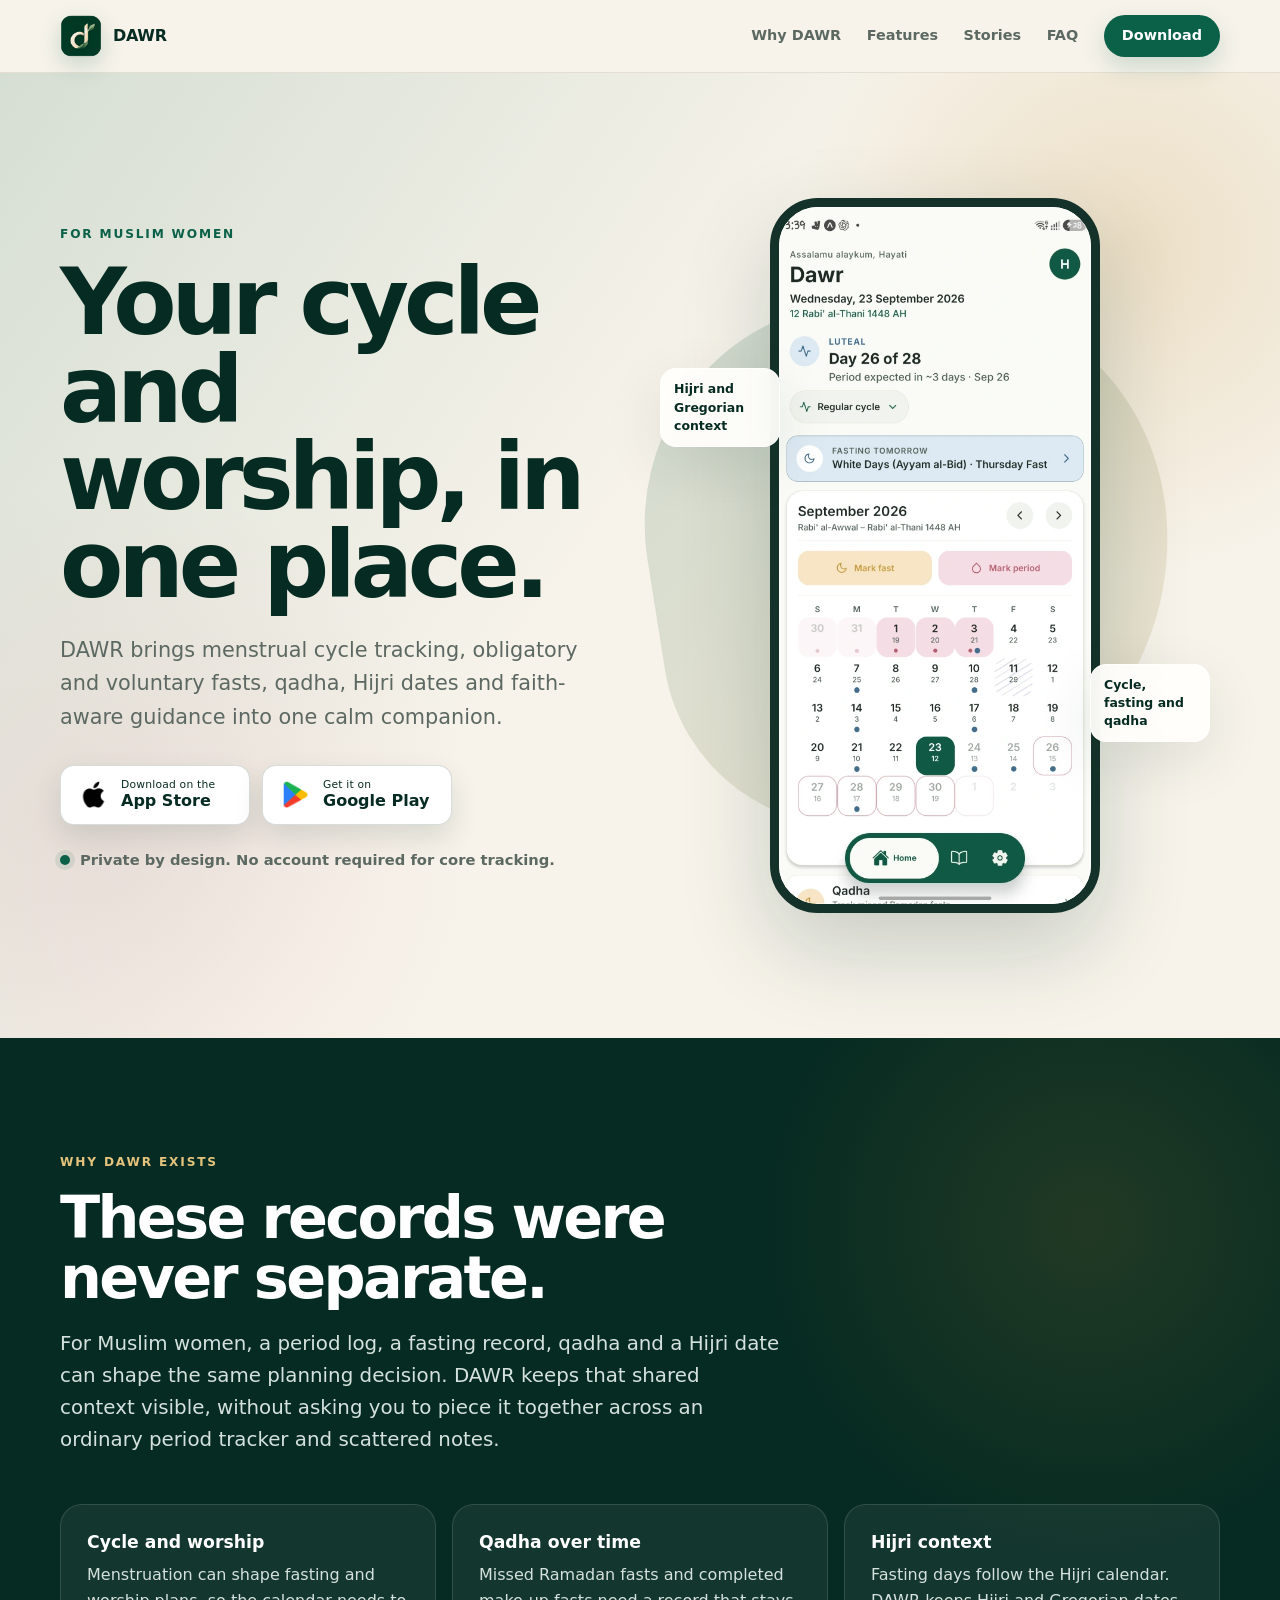
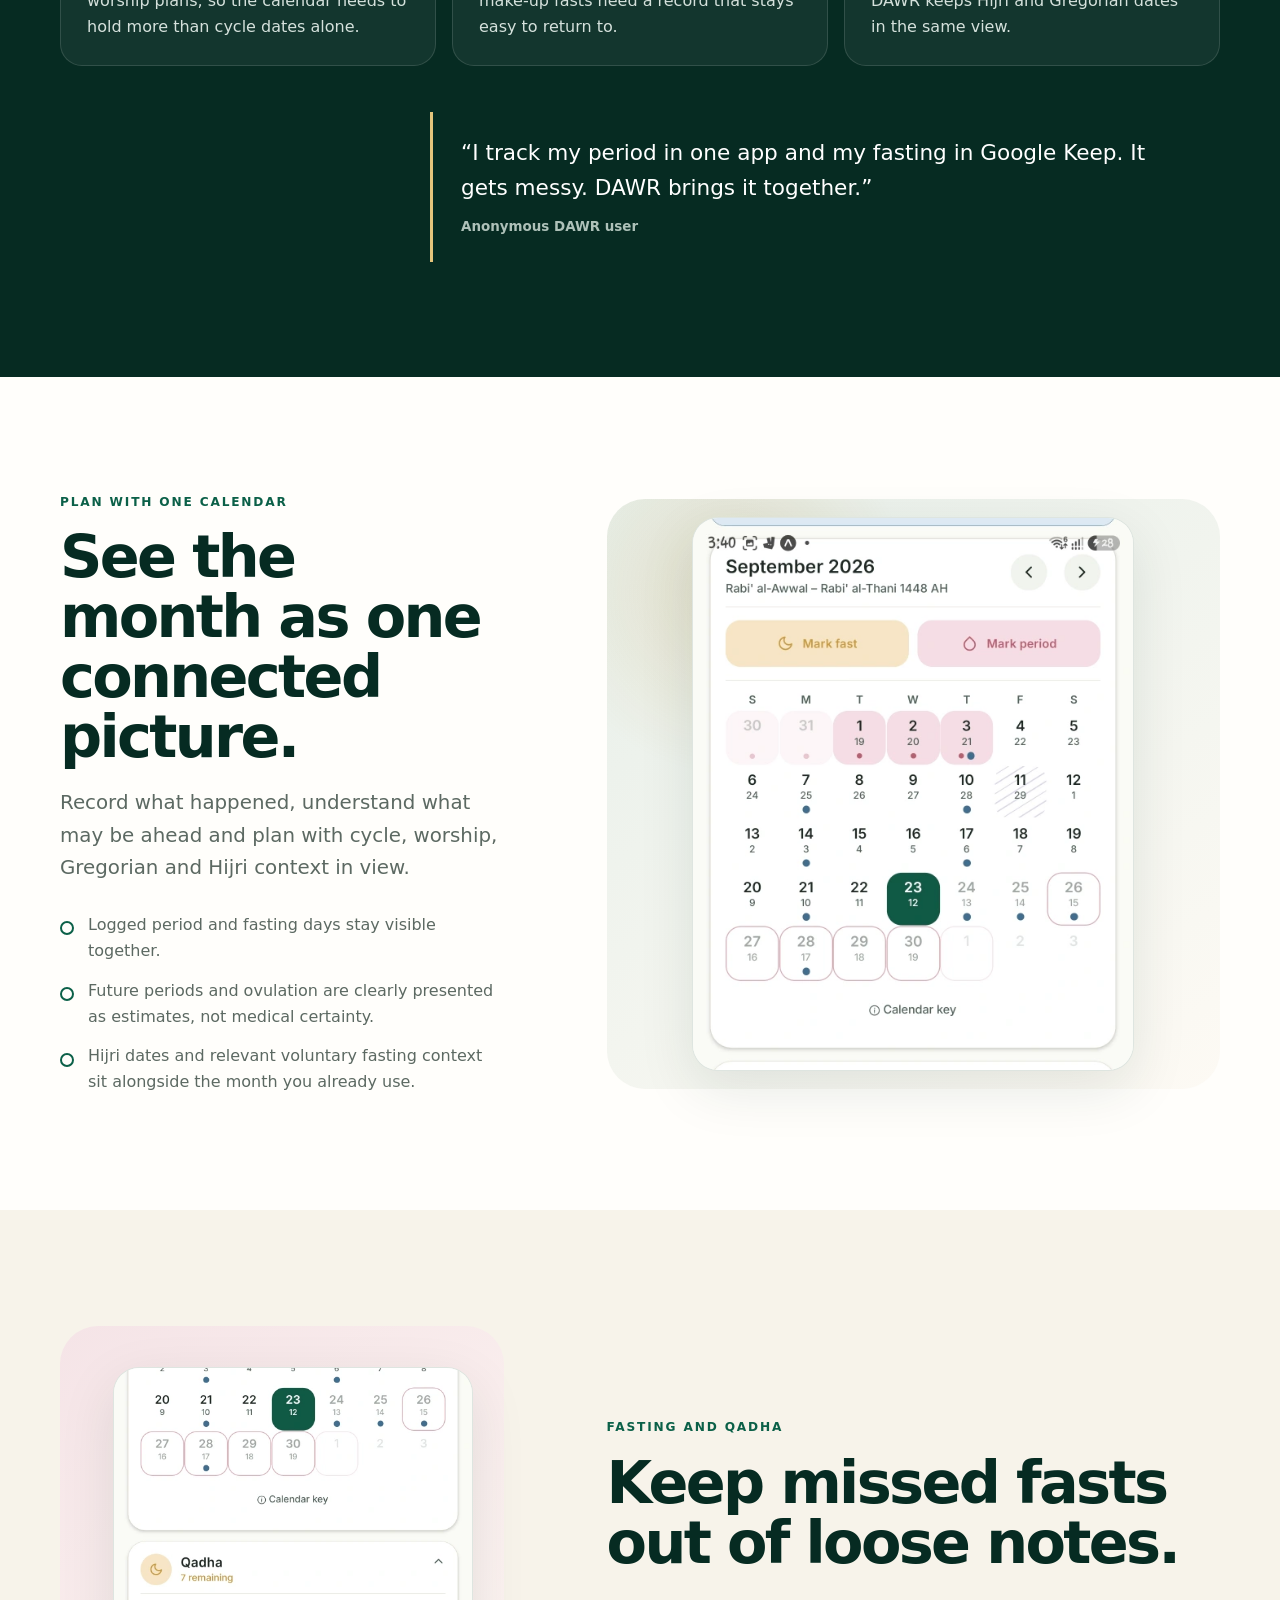
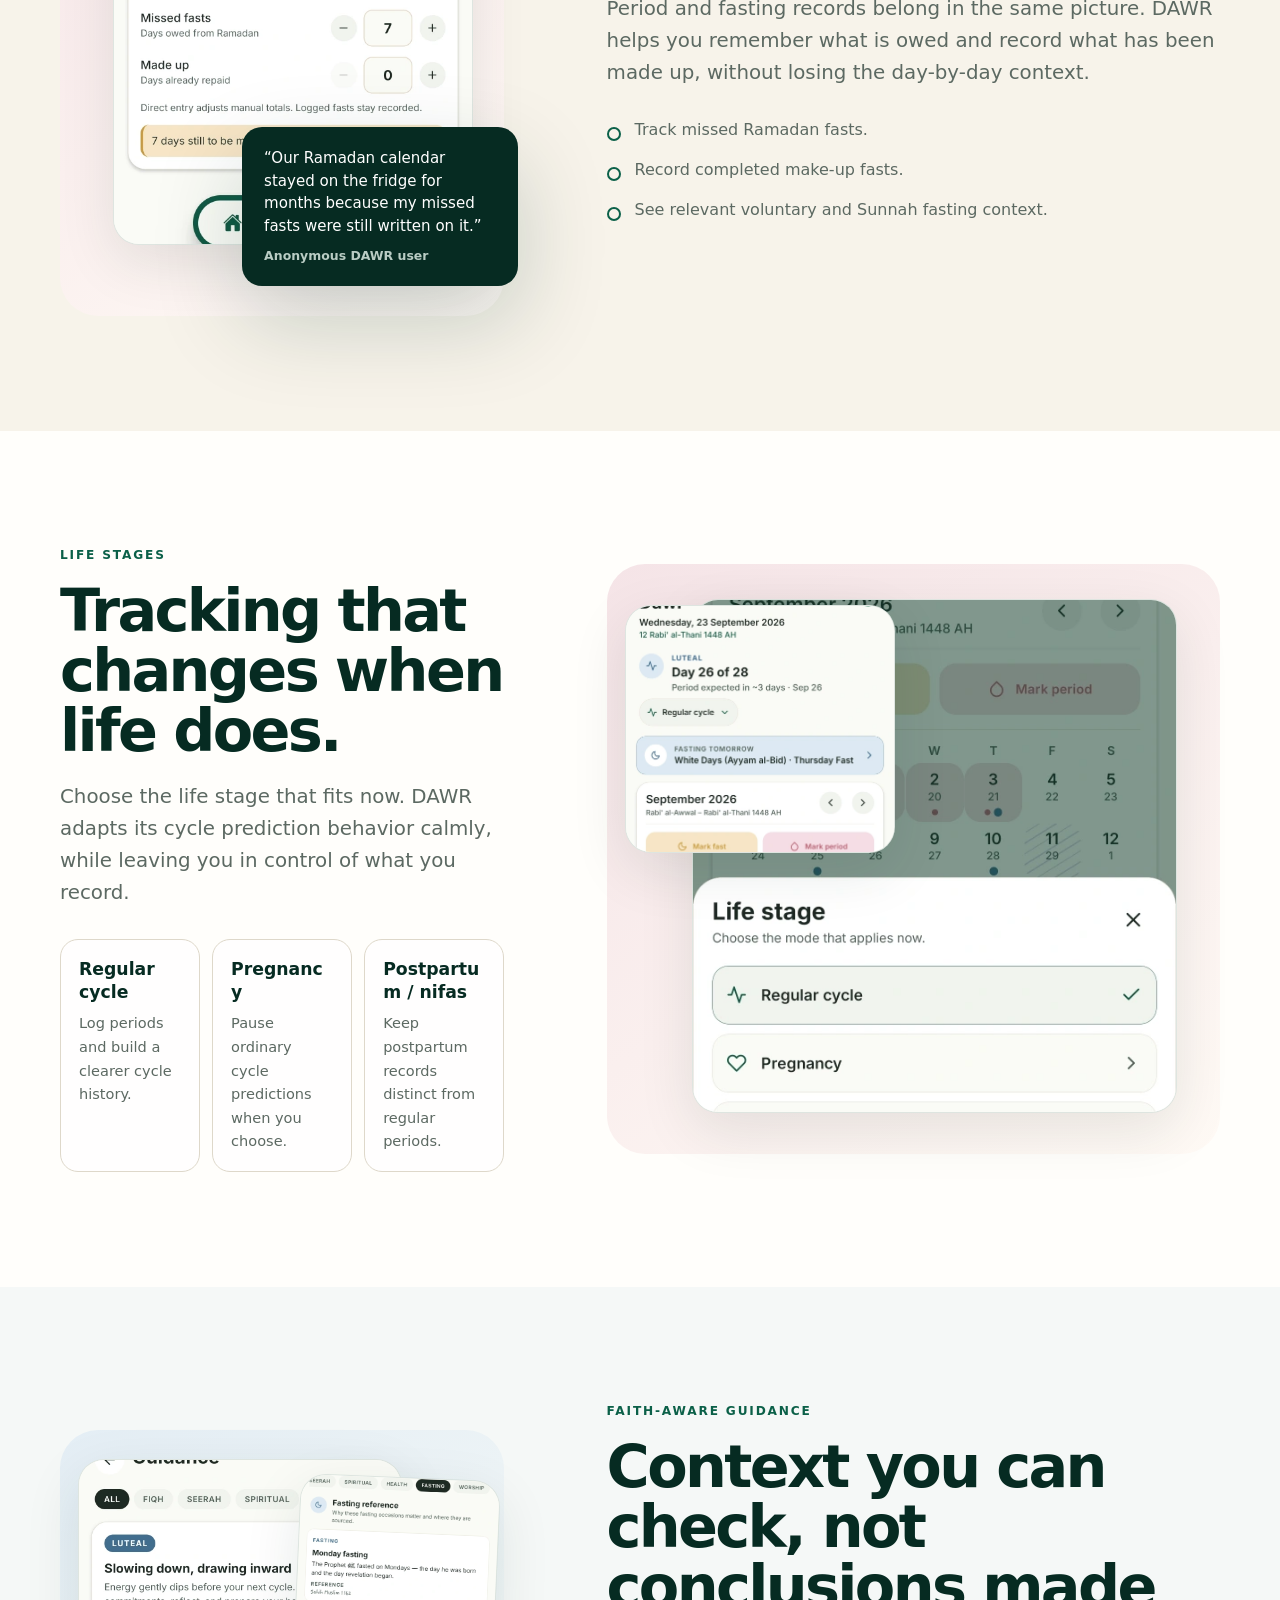
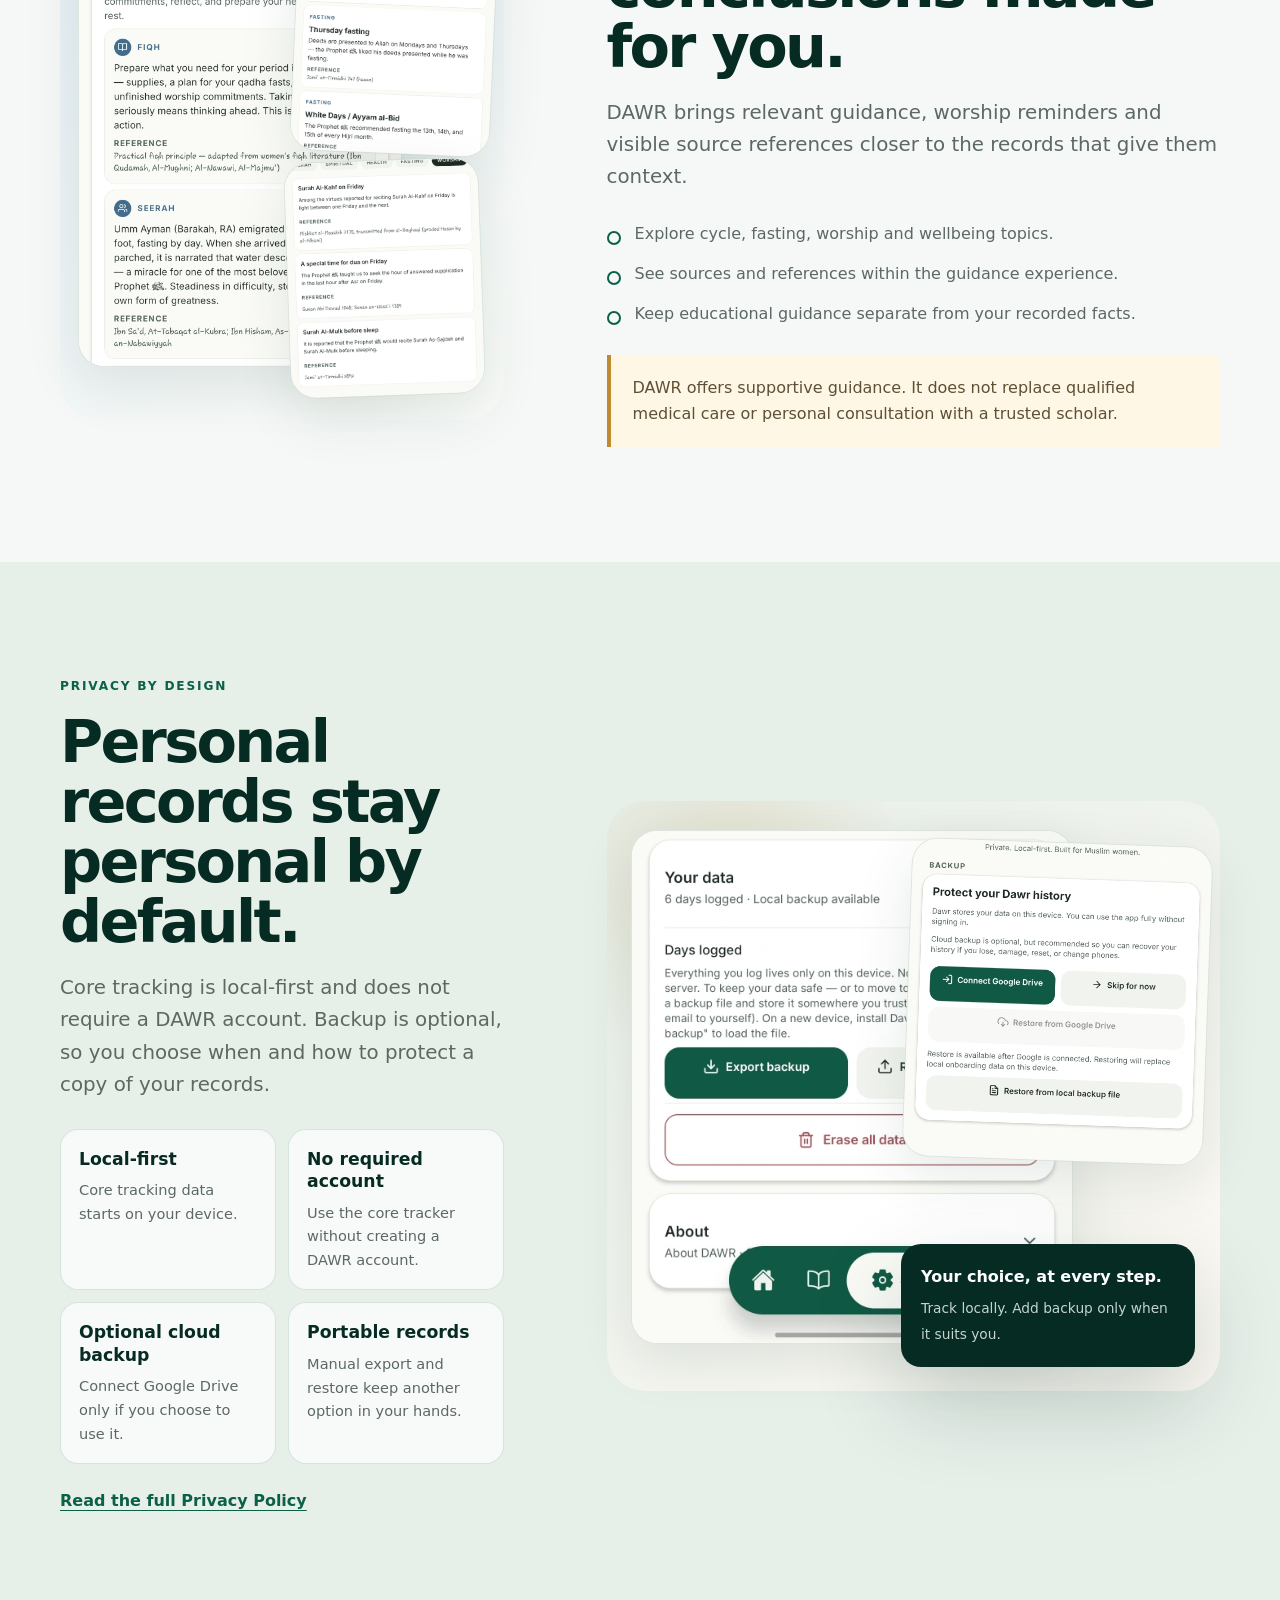
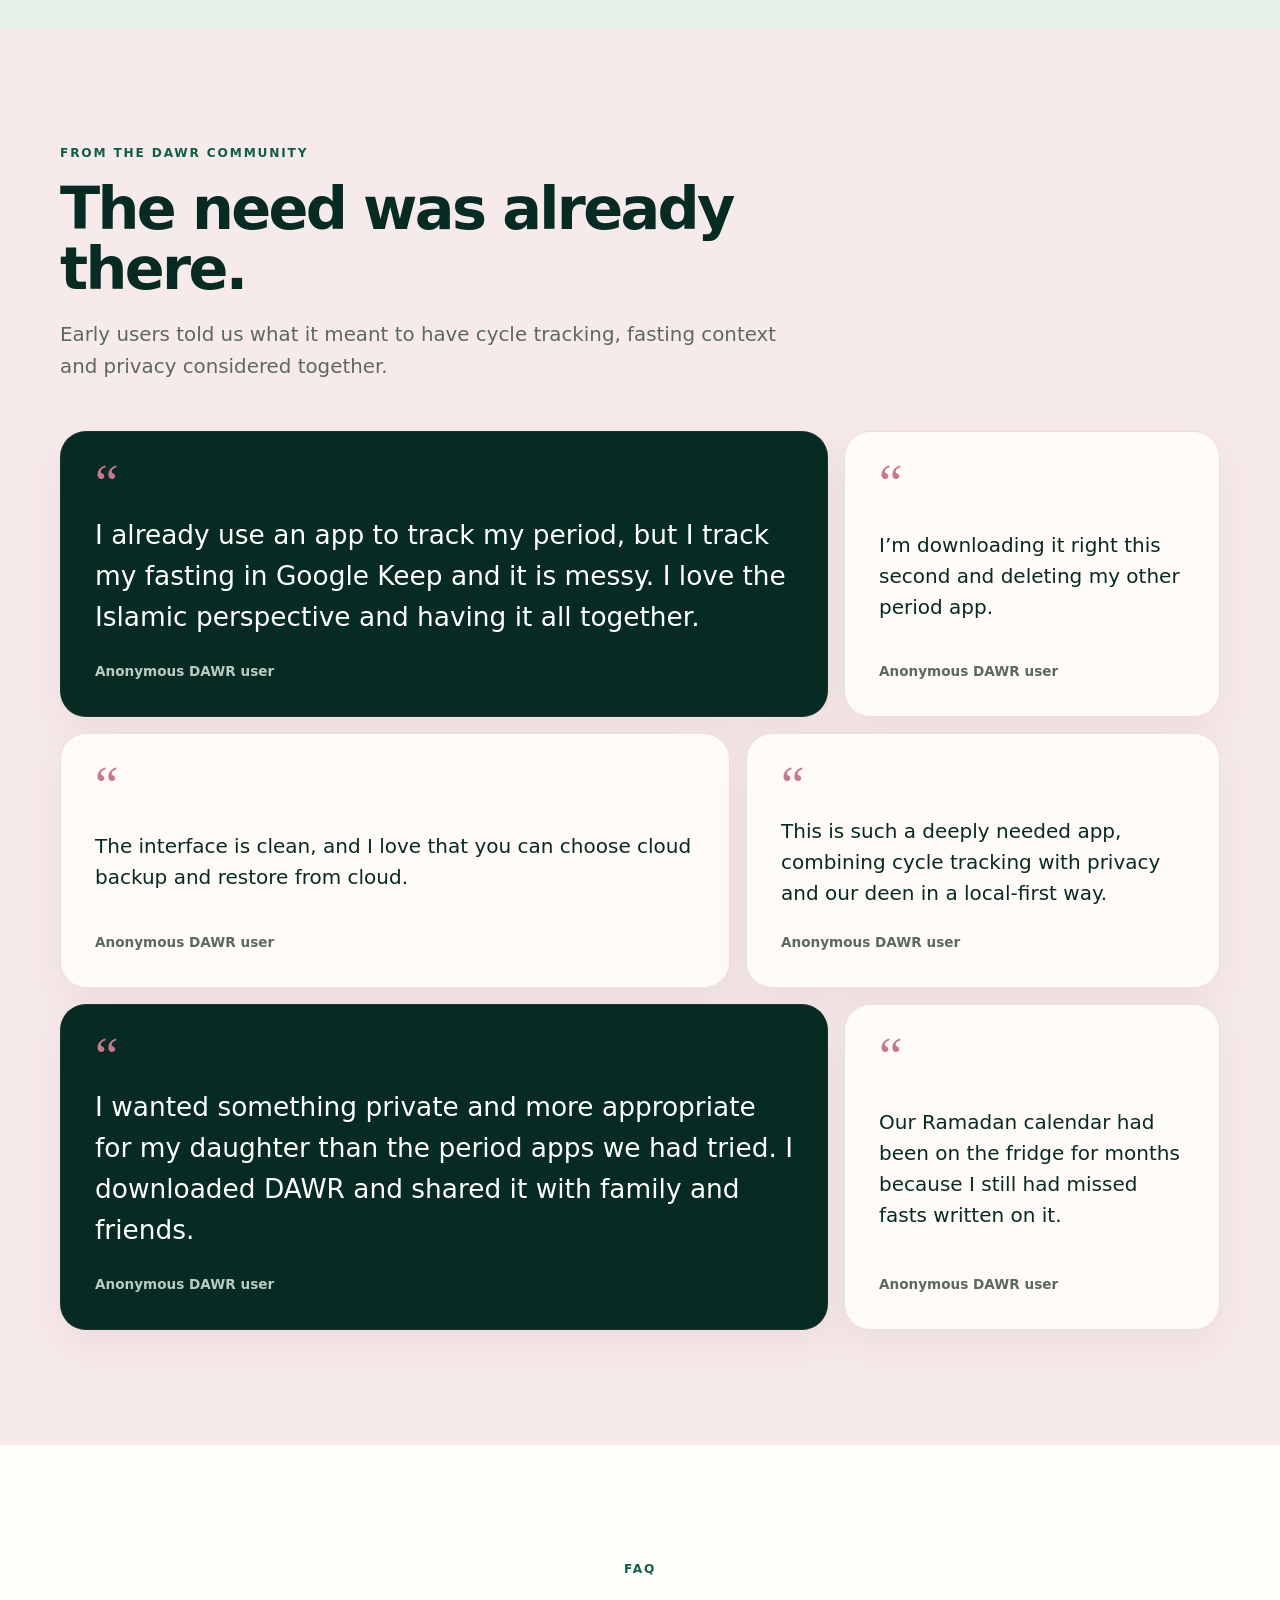
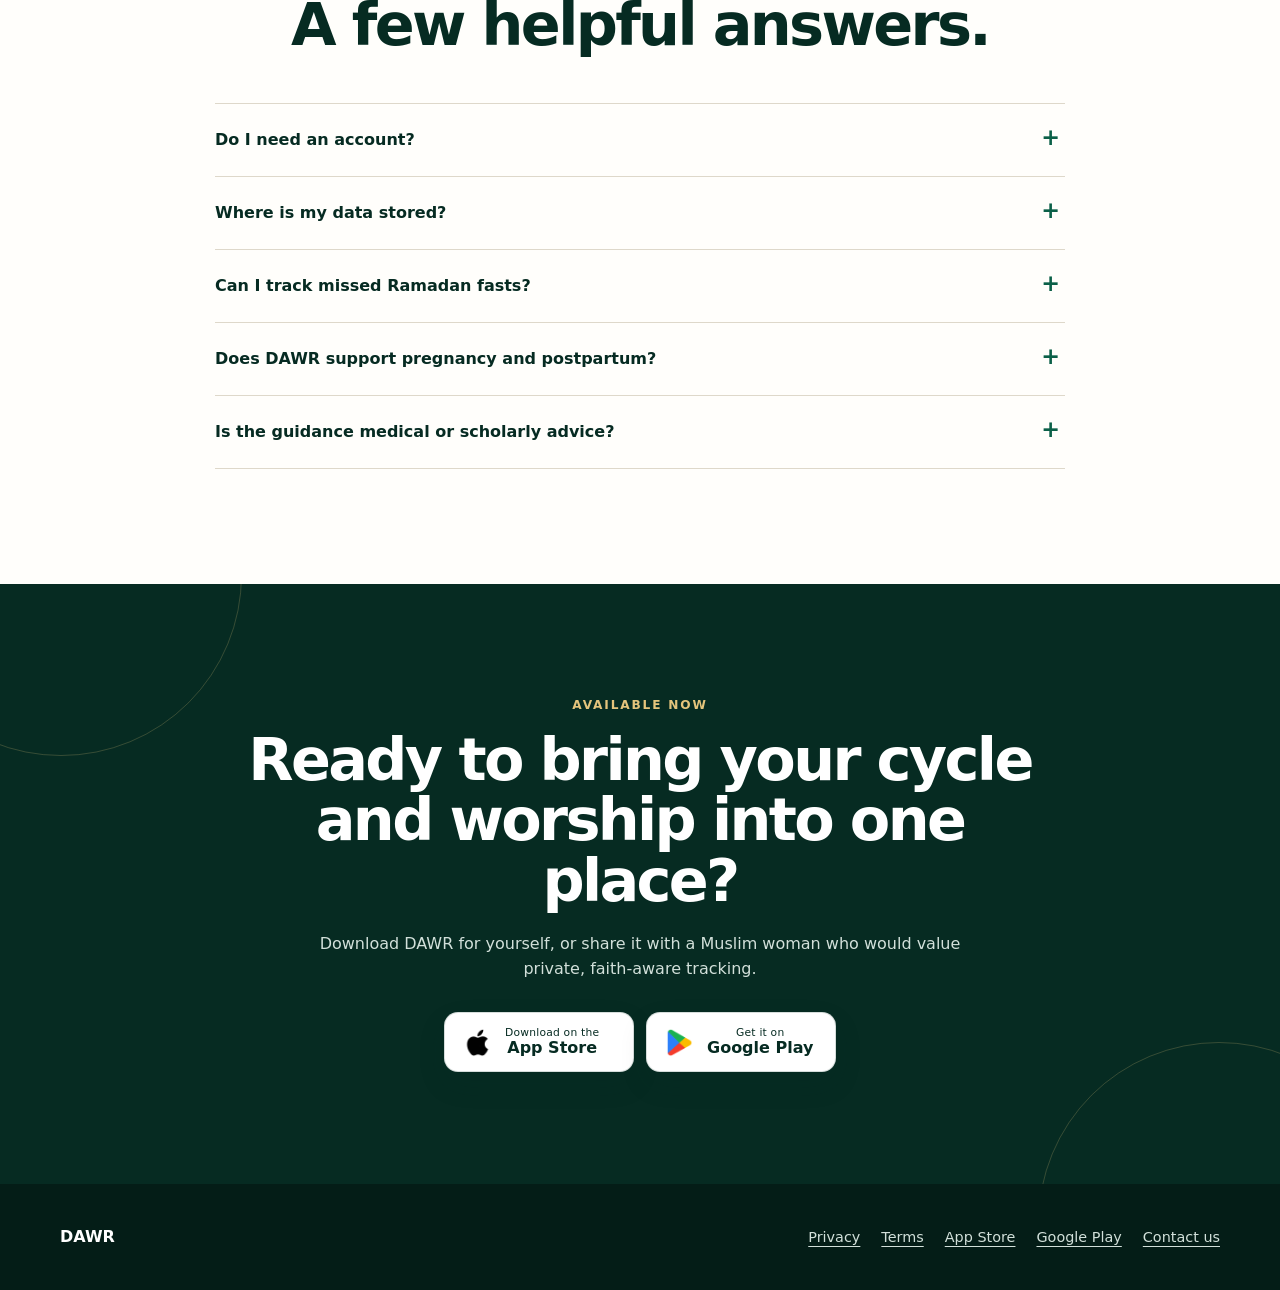
<file: index.html>
<!doctype html>
<html lang="en">
  <head>
    <meta charset="utf-8" />
    <meta name="viewport" content="width=device-width, initial-scale=1" />
    <title>DAWR | Muslim Cycle, Fasting &amp; Qadha Tracker</title>
    <meta name="description" content="DAWR is a private period and cycle tracker for Muslim women, bringing fasting, Ramadan qadha, Hijri dates, pregnancy, postpartum and faith-aware guidance together." />
    <meta name="robots" content="index, follow" />
    <meta name="theme-color" content="#0b513f" />
    <meta property="og:type" content="website" />
    <meta property="og:site_name" content="DAWR" />
    <meta property="og:title" content="DAWR | Muslim Cycle, Fasting &amp; Qadha Tracker" />
    <meta property="og:description" content="Cycle tracking, fasting, qadha, Hijri dates and faith-aware guidance in one calm, private app for Muslim women." />
    <!-- PRIMARY_ORIGIN: https://dawrapp.netlify.app/ -->
    <link rel="canonical" href="https://dawrapp.netlify.app/" />
    <meta property="og:url" content="https://dawrapp.netlify.app/" />
    <meta property="og:image" content="https://dawrapp.netlify.app/assets/social-preview.png" />
    <meta property="og:image:width" content="1200" />
    <meta property="og:image:height" content="630" />
    <meta property="og:image:alt" content="DAWR, your cycle and worship in one place" />
    <meta name="twitter:card" content="summary_large_image" />
    <meta name="twitter:title" content="DAWR | Muslim Cycle, Fasting &amp; Qadha Tracker" />
    <meta name="twitter:description" content="A private cycle, fasting and qadha tracker built for Muslim women." />
    <meta name="twitter:image" content="https://dawrapp.netlify.app/assets/social-preview.png" />
    <meta name="twitter:image:alt" content="DAWR, your cycle and worship in one place" />
    <link rel="icon" type="image/png" href="assets/icon.png" />
    <link rel="apple-touch-icon" href="assets/icon.png" />
    <link rel="sitemap" type="application/xml" title="Sitemap" href="sitemap.xml" />
    <style>
      :root {
        --emerald: #0b6048;
        --emerald-dark: #073e31;
        --forest: #062b22;
        --ink: #13251f;
        --muted: #5c6962;
        --cream: #f7f3ea;
        --paper: #fffefb;
        --sage: #e7efe9;
        --rose: #f5e4e7;
        --rose-strong: #c9788b;
        --gold: #bd8b32;
        --blue-soft: #e4eef5;
        --line: #ded8ca;
        --shadow-soft: 0 18px 55px rgba(24, 50, 41, 0.1);
        --shadow-deep: 0 35px 90px rgba(8, 49, 39, 0.2);
      }
      * { box-sizing: border-box; }
      html { scroll-behavior: smooth; }
      body { margin: 0; overflow-wrap: anywhere; background: var(--cream); color: var(--ink); font-family: Inter, ui-sans-serif, system-ui, -apple-system, BlinkMacSystemFont, "Segoe UI", sans-serif; line-height: 1.62; }
      a { color: inherit; }
      a:focus-visible, summary:focus-visible { outline: 3px solid var(--gold); outline-offset: 4px; border-radius: 9px; }
      img { display: block; max-width: 100%; height: auto; }
      .skip-link { position: fixed; top: 12px; left: 12px; z-index: 30; padding: 10px 14px; border-radius: 9px; background: var(--paper); color: var(--forest); font-weight: 800; transform: translateY(-160%); }
      .skip-link:focus { transform: translateY(0); }
      .page-shell { overflow-x: clip; }
      .container { width: min(1160px, calc(100% - 32px)); margin: 0 auto; }
      .site-header { position: sticky; top: 0; z-index: 20; border-bottom: 1px solid rgba(222, 216, 202, 0.74); background: rgba(247, 243, 234, 0.9); backdrop-filter: blur(18px); }
      .nav { min-height: 72px; display: flex; align-items: center; justify-content: space-between; gap: 24px; }
      .brand { display: inline-flex; flex: 0 0 auto; align-items: center; gap: 11px; color: var(--forest); font-weight: 850; letter-spacing: -0.02em; text-decoration: none; }
      .brand img { width: 42px; height: 42px; border-radius: 13px; box-shadow: 0 8px 22px rgba(11, 96, 72, 0.2); }
      .nav-links { display: flex; align-items: center; justify-content: flex-end; gap: clamp(14px, 2vw, 26px); color: var(--muted); font-size: 0.9rem; font-weight: 750; }
      .nav-links a { text-decoration: none; }
      .nav-links a:hover { color: var(--emerald); }
      .nav-links .nav-download { min-height: 42px; display: inline-flex; align-items: center; padding: 0 18px; border-radius: 999px; background: var(--emerald); color: #fff; box-shadow: 0 10px 24px rgba(11, 96, 72, 0.18); }
      main { width: 100%; }
      section { padding: clamp(74px, 9vw, 124px) 0; scroll-margin-top: 84px; }
      h1, h2, h3, p { margin-top: 0; }
      h1, h2, h3 { color: var(--forest); }
      h1 { max-width: 760px; margin-bottom: 24px; font-size: clamp(3.2rem, 7.2vw, 6.2rem); line-height: 0.95; letter-spacing: -0.055em; }
      h2 { margin-bottom: 20px; font-size: clamp(2.25rem, 4.6vw, 4.35rem); line-height: 1.02; letter-spacing: -0.045em; }
      h3 { margin-bottom: 8px; font-size: 1.08rem; line-height: 1.3; }
      .eyebrow { margin-bottom: 15px; color: var(--emerald); font-size: 0.76rem; font-weight: 850; letter-spacing: 0.15em; text-transform: uppercase; }
      .lede { max-width: 720px; color: var(--muted); font-size: clamp(1.05rem, 1.8vw, 1.24rem); }
      .section-heading { max-width: 780px; margin-bottom: 48px; }
      .section-heading.center { margin-right: auto; margin-left: auto; text-align: center; }
      .hero { min-height: min(calc(100svh - 72px), 920px); display: flex; align-items: center; padding: clamp(62px, 8vw, 104px) 0; background: radial-gradient(circle at 88% 18%, rgba(189, 139, 50, 0.2), transparent 24%), radial-gradient(circle at 9% 80%, rgba(201, 120, 139, 0.13), transparent 26%), linear-gradient(125deg, rgba(11, 96, 72, 0.14), transparent 48%), var(--cream); }
      .hero-layout { display: grid; grid-template-columns: minmax(0, 1fr) minmax(520px, 570px); align-items: center; gap: clamp(28px, 4vw, 56px); }
      .hero-copy { max-width: 700px; color: var(--muted); font-size: clamp(1.08rem, 2vw, 1.3rem); }
      .store-actions { display: flex; flex-wrap: wrap; gap: 12px; margin-top: 30px; }
      .store-button { min-width: 190px; min-height: 60px; display: inline-flex; align-items: center; gap: 13px; padding: 9px 18px; border: 1px solid rgba(6, 43, 34, 0.16); border-radius: 14px; background: #fff; color: var(--forest); text-decoration: none; box-shadow: 0 12px 28px rgba(6, 40, 31, 0.12); transition: transform 180ms ease, background-color 180ms ease, border-color 180ms ease; }
      .store-button:hover { border-color: rgba(11, 96, 72, 0.38); background: #f8fbf8; transform: translateY(-2px); }
      .store-icon { width: 29px; height: 29px; flex: 0 0 29px; object-fit: contain; }
      .store-copy { display: grid; line-height: 1.13; }
      .store-copy small { font-size: 0.67rem; letter-spacing: 0.02em; }
      .store-copy strong { font-size: 1rem; }
      .privacy-note { display: flex; align-items: center; gap: 10px; margin-top: 23px; color: var(--muted); font-size: 0.92rem; font-weight: 720; }
      .privacy-note::before { width: 10px; height: 10px; flex: 0 0 10px; border-radius: 50%; background: var(--emerald); box-shadow: 0 0 0 5px rgba(11, 96, 72, 0.1); content: ""; }
      .hero-visual { position: relative; width: 100%; min-height: 760px; display: grid; grid-template-columns: minmax(0, 1fr) minmax(280px, 330px) minmax(0, 1fr); grid-template-rows: repeat(3, 1fr); align-items: center; justify-self: end; }
      .hero-halo { position: absolute; width: min(520px, 86vw); aspect-ratio: 1; border-radius: 48% 52% 60% 40%; background: linear-gradient(145deg, rgba(11, 96, 72, 0.16), rgba(189, 139, 50, 0.15)); transform: rotate(-9deg); }
      .phone { position: relative; z-index: 2; grid-column: 2; grid-row: 1 / 4; width: min(330px, 78vw); aspect-ratio: 6 / 13; overflow: hidden; margin: 0; border: 9px solid #143229; border-radius: 48px; background: #f8f9f4; box-shadow: var(--shadow-deep); }
      .phone::after { position: absolute; inset: 0; border: 1px solid rgba(255,255,255,0.5); border-radius: 38px; pointer-events: none; content: ""; }
      .phone img { width: 100%; height: 100%; object-fit: cover; }
      .float-chip { position: relative; z-index: 3; width: min(150px, 100%); padding: 11px 13px; border: 1px solid rgba(255,255,255,0.8); border-radius: 16px; background: rgba(255, 254, 251, 0.94); color: var(--forest); font-size: 0.78rem; font-weight: 800; line-height: 1.45; box-shadow: var(--shadow-soft); backdrop-filter: blur(12px); }
      .float-chip.one { grid-column: 1; grid-row: 1; align-self: end; justify-self: end; transform: translate(10px, 18px); }
      .float-chip.two { grid-column: 3; grid-row: 3; align-self: start; justify-self: start; transform: translate(-10px, -18px); }
      .why { position: relative; background: var(--forest); color: #fff; }
      .why::before { position: absolute; inset: 0; background: radial-gradient(circle at 85% 20%, rgba(189,139,50,0.15), transparent 25%); pointer-events: none; content: ""; }
      .why .container { position: relative; }
      .why h2, .why h3 { color: #fff; }
      .why .eyebrow { color: #e4c47c; }
      .why .lede, .why-card p { color: #d5e1dc; }
      .why-grid { display: grid; grid-template-columns: repeat(3, minmax(0, 1fr)); gap: 16px; margin-top: 42px; }
      .why-card { padding: 26px; border: 1px solid rgba(255, 255, 255, 0.13); border-radius: 22px; background: rgba(255, 255, 255, 0.055); }
      .why-card p { margin-bottom: 0; }
      .evidence-line { max-width: 790px; margin: 46px 0 0 auto; padding: 24px 28px; border-left: 3px solid #e4c47c; color: #fff; font-size: clamp(1.1rem, 2vw, 1.35rem); }
      .evidence-line span { display: block; margin-top: 10px; color: #aec1b9; font-size: 0.84rem; font-weight: 750; }
      .story-section { background: var(--paper); }
      .story-section.tint { background: var(--cream); }
      .story-section.blue { background: #f5f8f7; }
      .story-grid { display: grid; grid-template-columns: minmax(0, 0.84fr) minmax(390px, 1.16fr); align-items: center; gap: clamp(48px, 8vw, 108px); }
      .story-section.reverse .story-copy { order: 2; }
      .story-section.reverse .product-stage { order: 1; }
      .story-list { display: grid; gap: 14px; margin: 28px 0 0; padding: 0; list-style: none; }
      .story-list li { position: relative; padding-left: 28px; color: var(--muted); }
      .story-list li::before { position: absolute; top: 0.6em; left: 0; width: 10px; height: 10px; border: 2px solid var(--emerald); border-radius: 50%; content: ""; }
      .product-stage { position: relative; min-height: 590px; border-radius: 38px; background: radial-gradient(circle at 20% 16%, rgba(189, 139, 50, 0.18), transparent 26%), linear-gradient(145deg, var(--sage), #fdfaf4); }
      .product-stage.rose { background: linear-gradient(145deg, var(--rose), #fffaf5); }
      .product-stage.blue { background: linear-gradient(145deg, var(--blue-soft), #f9fbf7); }
      .ui-panel { position: absolute; overflow: hidden; margin: 0; border: 1px solid rgba(9, 67, 51, 0.12); border-radius: 26px; background: #fbfcf8; box-shadow: var(--shadow-soft); }
      .ui-panel img { width: 100%; height: 100%; object-fit: cover; }
      .calendar-main { inset: 3% 14%; }
      .calendar-main img { object-position: center top; }
      .qadha-main { inset: 7% 7% 12% 12%; }
      .qadha-main img { object-position: center 90%; }
      .quote-float { position: absolute; z-index: 3; right: -3%; bottom: 5%; width: min(320px, 62%); margin: 0; padding: 20px 22px; border-radius: 20px; background: var(--forest); color: #fff; box-shadow: var(--shadow-deep); font-size: 0.94rem; line-height: 1.5; }
      .quote-float cite { display: block; margin-top: 10px; color: #b9ccc4; font-size: 0.78rem; font-style: normal; font-weight: 750; }
      .life-main { inset: 6% 7% 7% 14%; }
      .life-main img { object-position: center 84%; }
      .life-context { width: 44%; height: 42%; left: 3%; top: 7%; }
      .life-context img { object-position: center 18%; }
      .life-stage-grid { display: grid; grid-template-columns: repeat(3, minmax(0, 1fr)); gap: 12px; margin-top: 30px; }
      .life-stage-card, .privacy-principle { padding: 18px; border: 1px solid var(--line); border-radius: 18px; background: rgba(255,255,255,0.7); }
      .life-stage-card p, .privacy-principle p { margin-bottom: 0; color: var(--muted); font-size: 0.91rem; }
      .guidance-main { inset: 5% 23% 9% 4%; }
      .guidance-main img { object-position: center 28%; }
      .guidance-fast { width: 45%; height: 47%; right: 2%; top: 8%; transform: rotate(2.5deg); }
      .guidance-fast img { object-position: center 33%; }
      .guidance-worship { width: 44%; height: 40%; right: 5%; bottom: 4%; transform: rotate(-2deg); }
      .guidance-worship img { object-position: center 30%; }
      .guidance-note { margin-top: 28px; padding: 20px 22px; border-left: 4px solid var(--gold); background: #fff7e5; color: #5e5035; }
      .guidance-note p { margin-bottom: 0; }
      .privacy-section { background: var(--sage); }
      .privacy-principles { display: grid; grid-template-columns: repeat(2, minmax(0, 1fr)); gap: 12px; margin-top: 28px; }
      .privacy-principle { border-color: rgba(11, 96, 72, 0.14); }
      .privacy-main { inset: 5% 24% 8% 4%; }
      .privacy-main img { object-position: center bottom; }
      .privacy-context { width: 49%; height: 54%; right: 2%; top: 7%; transform: rotate(2deg); }
      .privacy-context img { object-position: center 31%; }
      .privacy-trust-card { position: absolute; right: 4%; bottom: 4%; z-index: 3; width: 48%; padding: 20px; border-radius: 20px; background: var(--forest); color: #fff; box-shadow: var(--shadow-deep); }
      .privacy-trust-card strong { display: block; margin-bottom: 5px; }
      .privacy-trust-card span { color: #c5d4ce; font-size: 0.86rem; }
      .text-link { display: inline-flex; margin-top: 24px; color: var(--emerald); font-weight: 800; text-underline-offset: 4px; }
      .testimonials { background: #f7eaeb; }
      .testimonial-grid { display: grid; grid-template-columns: repeat(12, minmax(0, 1fr)); gap: 16px; }
      .quote-card { grid-column: span 4; min-height: 235px; display: flex; flex-direction: column; justify-content: space-between; margin: 0; padding: clamp(24px, 3vw, 34px); border: 1px solid rgba(143, 92, 102, 0.17); border-radius: 26px; background: rgba(255, 254, 251, 0.86); box-shadow: 0 16px 44px rgba(91, 55, 63, 0.07); }
      .quote-card.featured { grid-column: span 8; background: var(--forest); }
      .quote-card.wide { grid-column: span 7; }
      .quote-card.narrow { grid-column: span 5; }
      .quote-mark { color: var(--rose-strong); font-family: Georgia, serif; font-size: 3.3rem; line-height: 0.65; }
      .quote-card blockquote { margin: 14px 0 22px; color: var(--forest); font-size: clamp(1.03rem, 1.7vw, 1.25rem); line-height: 1.55; }
      .quote-card.featured blockquote { color: #fff; font-size: clamp(1.22rem, 2.2vw, 1.65rem); }
      .quote-card figcaption { color: var(--muted); font-size: 0.85rem; font-weight: 750; }
      .quote-card.featured figcaption { color: #b8cbc3; }
      .faq-section { background: var(--paper); }
      .faq-list { max-width: 850px; margin: 0 auto; border-top: 1px solid var(--line); }
      details { border-bottom: 1px solid var(--line); }
      summary { position: relative; padding: 23px 44px 23px 0; color: var(--forest); font-weight: 800; cursor: pointer; list-style: none; }
      summary::-webkit-details-marker { display: none; }
      summary::after { position: absolute; top: 22px; right: 5px; color: var(--emerald); content: "+"; font-size: 1.4rem; line-height: 1; }
      details[open] summary::after { content: "−"; }
      details p { max-width: 730px; padding: 0 0 23px; color: var(--muted); }
      .final-cta { position: relative; overflow: hidden; padding: clamp(78px, 10vw, 112px) 0; background: var(--forest); color: #fff; text-align: center; }
      .final-cta::before, .final-cta::after { position: absolute; width: 360px; aspect-ratio: 1; border: 1px solid rgba(228,196,124,0.22); border-radius: 50%; content: ""; }
      .final-cta::before { top: -190px; left: -120px; }
      .final-cta::after { right: -120px; bottom: -220px; }
      .final-cta .container { position: relative; z-index: 1; }
      .final-cta h2 { max-width: 790px; margin-right: auto; margin-left: auto; color: #fff; }
      .final-cta p { max-width: 680px; margin-right: auto; margin-left: auto; color: #d2e0da; }
      .final-cta .eyebrow { color: #e4c47c; }
      .final-cta .store-actions { justify-content: center; }
      .site-footer { padding: 40px 0; background: #041d17; color: #d2e0da; }
      .footer-row { display: flex; align-items: center; justify-content: space-between; gap: 28px; }
      .footer-brand { color: #fff; font-weight: 850; }
      .footer-links { display: flex; flex-wrap: wrap; justify-content: flex-end; gap: 12px 21px; font-size: 0.9rem; }
      .footer-links a { text-underline-offset: 4px; }
      .footer-contact { position: relative; display: inline-flex; align-items: center; }
      .footer-contact-toggle { padding: 0; border: 0; background: transparent; color: inherit; font: inherit; text-decoration: underline; text-underline-offset: 4px; cursor: pointer; }
      .footer-contact-toggle:hover { color: #fff; }
      .footer-contact-toggle:focus-visible, .contact-action:focus-visible { outline: 3px solid var(--gold); outline-offset: 4px; border-radius: 8px; }
      .contact-popover { position: absolute; right: 0; bottom: calc(100% + 14px); z-index: 5; width: 270px; padding: 17px; border: 1px solid rgba(6, 43, 34, 0.12); border-radius: 18px; background: var(--paper); color: var(--forest); box-shadow: var(--shadow-deep); }
      .contact-popover[hidden] { display: none; }
      .contact-popover::after { position: absolute; right: 20px; bottom: -7px; width: 14px; height: 14px; border-right: 1px solid rgba(6, 43, 34, 0.12); border-bottom: 1px solid rgba(6, 43, 34, 0.12); background: var(--paper); content: ""; transform: rotate(45deg); }
      .contact-email { display: block; margin-bottom: 12px; color: var(--muted); font-size: 0.88rem; overflow-wrap: normal; }
      .contact-actions { display: flex; gap: 8px; }
      .contact-action { min-height: 38px; display: inline-flex; align-items: center; justify-content: center; padding: 7px 12px; border: 1px solid rgba(6, 43, 34, 0.16); border-radius: 10px; background: #fff; color: var(--forest); font: inherit; font-size: 0.82rem; font-weight: 800; text-decoration: none; cursor: pointer; }
      .contact-action.primary { border-color: var(--emerald); background: var(--emerald); color: #fff; }
      @media (max-width: 980px) {
        .story-grid { grid-template-columns: 1fr; }
        .story-section.reverse .story-copy, .story-section.reverse .product-stage { order: initial; }
        .product-stage { min-height: 620px; }
        .quote-card { grid-column: span 6; }
        .quote-card.featured { grid-column: span 12; }
        .quote-card.wide, .quote-card.narrow { grid-column: span 6; }
      }
      @media (max-width: 1180px) {
        .hero-layout { grid-template-columns: 1fr; }
        .hero { min-height: auto; }
        .hero-copy-block { max-width: 790px; }
        .hero-visual { width: min(620px, 100%); min-height: 760px; justify-self: center; }
      }
      @media (max-width: 760px) {
        .nav { min-height: 66px; }
        .nav-links { gap: 13px; font-size: 0.84rem; }
        .nav-links .nav-download { min-height: 38px; padding: 0 14px; }
        .why-grid, .life-stage-grid, .privacy-principles { grid-template-columns: 1fr; }
        .footer-row { align-items: flex-start; flex-direction: column; }
        .footer-links { justify-content: flex-start; }
      }
      @media (max-width: 600px) {
        .container { width: min(100% - 24px, 1160px); }
        .nav-links a:not(.nav-download):not([href="#faq"]) { display: none; }
        section { padding: 72px 0; }
        h1 { font-size: clamp(3rem, 15vw, 4.4rem); }
        .store-actions { width: 100%; justify-content: center; }
        .store-button { width: auto; justify-content: flex-start; }
        .hero-visual { min-height: auto; display: flex; flex-direction: column; align-items: center; justify-content: center; gap: 12px; padding-top: 34px; }
        .phone { order: 1; width: min(285px, 78vw); margin-bottom: 8px; border-width: 7px; border-radius: 40px; }
        .float-chip { order: 2; display: block; width: auto; max-width: 100%; align-self: center; transform: none; }
        .float-chip.one, .float-chip.two { align-self: center; transform: none; }
        .product-stage { min-height: 500px; border-radius: 28px; }
        .ui-panel { border-radius: 20px; }
        .qadha-main { inset: 5% 4% 11% 5%; }
        .quote-float { right: 2%; bottom: 2%; width: 76%; padding: 16px; font-size: 0.82rem; }
        .life-main { inset: 4% 3% 4% 10%; }
        .life-context { width: 47%; height: 38%; left: 1%; }
        .guidance-main { inset: 4% 17% 7% 2%; }
        .guidance-fast { width: 50%; height: 42%; }
        .guidance-worship { width: 49%; height: 38%; right: 2%; }
        .privacy-main { inset: 4% 17% 6% 2%; }
        .privacy-context { width: 52%; height: 44%; right: 1%; }
        .privacy-trust-card { right: 2%; bottom: 2%; width: 62%; padding: 16px; }
        .testimonial-grid { grid-template-columns: 1fr; }
        .quote-card, .quote-card.featured, .quote-card.wide, .quote-card.narrow { grid-column: 1; min-height: auto; }
        .footer-contact[data-open] { flex: 1 1 100%; align-items: flex-start; flex-direction: column; }
        .contact-popover { position: static; width: min(100%, 290px); margin-top: 12px; }
        .contact-popover::after { display: none; }
      }
      @media (prefers-reduced-motion: reduce) {
        html { scroll-behavior: auto; }
        *, *::before, *::after { scroll-behavior: auto !important; transition: none !important; }
      }
    </style>
  </head>
  <body>
    <a class="skip-link" href="#main-content">Skip to main content</a>
    <div class="page-shell">
      <header class="site-header">
        <nav class="nav container" aria-label="Primary navigation">
          <a class="brand" href="#top" aria-label="DAWR home"><img src="assets/icon.png" width="42" height="42" alt="" decoding="async" /><span>DAWR</span></a>
          <div class="nav-links"><a href="#why">Why DAWR</a><a href="#features">Features</a><a href="#stories">Stories</a><a href="#faq">FAQ</a><a class="nav-download" href="#download">Download</a></div>
        </nav>
      </header>

      <main id="main-content">
        <section id="top" class="hero" aria-labelledby="hero-title">
          <div class="container hero-layout">
            <div class="hero-copy-block">
              <p class="eyebrow">For Muslim women</p>
              <h1 id="hero-title">Your cycle and worship, in one place.</h1>
              <p class="hero-copy">DAWR brings menstrual cycle tracking, obligatory and voluntary fasts, qadha, Hijri dates and faith-aware guidance into one calm companion.</p>
              <div class="store-actions" aria-label="Download DAWR">
                <a class="store-button" href="https://apps.apple.com/app/id6804812351" target="_blank" rel="noopener noreferrer" aria-label="Download DAWR on the Apple App Store"><img class="store-icon" src="assets/apple-store.png" width="29" height="29" alt="" /><span class="store-copy"><small>Download on the</small><strong>App Store</strong></span></a>
                <a class="store-button" href="https://play.google.com/store/apps/details?id=com.dawr.hijricycletracker" target="_blank" rel="noopener noreferrer" aria-label="Get DAWR on Google Play"><img class="store-icon" src="assets/google-play.png" width="29" height="29" alt="" /><span class="store-copy"><small>Get it on</small><strong>Google Play</strong></span></a>
              </div>
              <p class="privacy-note">Private by design. No account required for core tracking.</p>
            </div>
            <div class="hero-visual">
              <div class="hero-halo" aria-hidden="true"></div>
              <div class="float-chip one" aria-hidden="true">Hijri and Gregorian context</div>
              <figure class="phone"><img src="assets/screenshots/current/home.webp?v=original-20260923" srcset="assets/screenshots/current/home.webp?v=original-20260923 540w, assets/screenshots/current/home@2x.webp?v=original-20260923 1080w" sizes="(max-width: 360px) 78vw, (max-width: 600px) 271px, 312px" width="540" height="1170" alt="DAWR Home screen showing cycle context, a fasting reminder and the September calendar" fetchpriority="high" decoding="async" /></figure>
              <div class="float-chip two" aria-hidden="true">Cycle, fasting and qadha</div>
            </div>
          </div>
        </section>

        <section id="why" class="why" aria-labelledby="why-title">
          <div class="container">
            <div class="section-heading"><p class="eyebrow">Why DAWR exists</p><h2 id="why-title">These records were never separate.</h2><p class="lede">For Muslim women, a period log, a fasting record, qadha and a Hijri date can shape the same planning decision. DAWR keeps that shared context visible, without asking you to piece it together across an ordinary period tracker and scattered notes.</p></div>
            <div class="why-grid">
              <article class="why-card"><h3>Cycle and worship</h3><p>Menstruation can shape fasting and worship plans, so the calendar needs to hold more than cycle dates alone.</p></article>
              <article class="why-card"><h3>Qadha over time</h3><p>Missed Ramadan fasts and completed make-up fasts need a record that stays easy to return to.</p></article>
              <article class="why-card"><h3>Hijri context</h3><p>Fasting days follow the Hijri calendar. DAWR keeps Hijri and Gregorian dates in the same view.</p></article>
            </div>
            <blockquote class="evidence-line">“I track my period in one app and my fasting in Google Keep. It gets messy. DAWR brings it together.”<span>Anonymous DAWR user</span></blockquote>
          </div>
        </section>

        <div id="features">
          <section class="story-section" aria-labelledby="calendar-title">
            <div class="container story-grid">
              <div class="story-copy"><p class="eyebrow">Plan with one calendar</p><h2 id="calendar-title">See the month as one connected picture.</h2><p class="lede">Record what happened, understand what may be ahead and plan with cycle, worship, Gregorian and Hijri context in view.</p><ul class="story-list"><li>Logged period and fasting days stay visible together.</li><li>Future periods and ovulation are clearly presented as estimates, not medical certainty.</li><li>Hijri dates and relevant voluntary fasting context sit alongside the month you already use.</li></ul></div>
              <div class="product-stage" aria-label="Complete DAWR calendar interface preview">
                <figure class="ui-panel calendar-main"><img src="assets/screenshots/current/calendar-qadha.webp?v=original-20260923" srcset="assets/screenshots/current/calendar-qadha.webp?v=original-20260923 540w, assets/screenshots/current/calendar-qadha@2x.webp?v=original-20260923 1080w" sizes="(max-width: 600px) 90vw, (max-width: 1100px) 78vw, 480px" width="540" height="1170" alt="DAWR monthly calendar showing logged period days, an estimated ovulation day and outlined predicted period dates" loading="lazy" decoding="async" /></figure>
              </div>
            </div>
          </section>

          <section class="story-section tint reverse" aria-labelledby="qadha-title">
            <div class="container story-grid">
              <div class="story-copy"><p class="eyebrow">Fasting and qadha</p><h2 id="qadha-title">Keep missed fasts out of loose notes.</h2><p class="lede">Period and fasting records belong in the same picture. DAWR helps you remember what is owed and record what has been made up, without losing the day-by-day context.</p><ul class="story-list"><li>Track missed Ramadan fasts.</li><li>Record completed make-up fasts.</li><li>See relevant voluntary and Sunnah fasting context.</li></ul></div>
              <div class="product-stage rose" aria-label="Cropped DAWR qadha tracking interface">
                <figure class="ui-panel qadha-main"><img src="assets/screenshots/current/calendar-qadha.webp?v=original-20260923" srcset="assets/screenshots/current/calendar-qadha.webp?v=original-20260923 540w, assets/screenshots/current/calendar-qadha@2x.webp?v=original-20260923 1080w" sizes="(max-width: 600px) 90vw, (max-width: 1100px) 78vw, 480px" width="540" height="1170" alt="DAWR calendar and expanded qadha tracker for Ramadan fasts" loading="lazy" decoding="async" /></figure>
                <blockquote class="quote-float">“Our Ramadan calendar stayed on the fridge for months because my missed fasts were still written on it.”<cite>Anonymous DAWR user</cite></blockquote>
              </div>
            </div>
          </section>

          <section class="story-section" aria-labelledby="life-stage-title">
            <div class="container story-grid">
              <div class="story-copy"><p class="eyebrow">Life stages</p><h2 id="life-stage-title">Tracking that changes when life does.</h2><p class="lede">Choose the life stage that fits now. DAWR adapts its cycle prediction behavior calmly, while leaving you in control of what you record.</p><div class="life-stage-grid"><article class="life-stage-card"><h3>Regular cycle</h3><p>Log periods and build a clearer cycle history.</p></article><article class="life-stage-card"><h3>Pregnancy</h3><p>Pause ordinary cycle predictions when you choose.</p></article><article class="life-stage-card"><h3>Postpartum / nifas</h3><p>Keep postpartum records distinct from regular periods.</p></article></div></div>
              <div class="product-stage rose" aria-label="Cropped DAWR life-stage selection interface">
                <figure class="ui-panel life-main"><img src="assets/screenshots/current/life-stage.webp?v=original-20260923" srcset="assets/screenshots/current/life-stage.webp?v=original-20260923 540w, assets/screenshots/current/life-stage@2x.webp?v=original-20260923 1080w" sizes="(max-width: 600px) 90vw, (max-width: 1100px) 78vw, 480px" width="540" height="1170" alt="DAWR life-stage selector with Regular cycle, Pregnancy and Postpartum or nifas choices" loading="lazy" decoding="async" /></figure>
                <figure class="ui-panel life-context" aria-hidden="true"><img src="assets/screenshots/current/home.webp?v=original-20260923" srcset="assets/screenshots/current/home.webp?v=original-20260923 540w, assets/screenshots/current/home@2x.webp?v=original-20260923 1080w" sizes="(max-width: 600px) 90vw, (max-width: 1100px) 78vw, 480px" width="540" height="1170" alt="" loading="lazy" decoding="async" /></figure>
              </div>
            </div>
          </section>

          <section class="story-section blue reverse" aria-labelledby="guidance-title">
            <div class="container story-grid">
              <div class="story-copy"><p class="eyebrow">Faith-aware guidance</p><h2 id="guidance-title">Context you can check, not conclusions made for you.</h2><p class="lede">DAWR brings relevant guidance, worship reminders and visible source references closer to the records that give them context.</p><ul class="story-list"><li>Explore cycle, fasting, worship and wellbeing topics.</li><li>See sources and references within the guidance experience.</li><li>Keep educational guidance separate from your recorded facts.</li></ul><div class="guidance-note"><p>DAWR offers supportive guidance. It does not replace qualified medical care or personal consultation with a trusted scholar.</p></div></div>
              <div class="product-stage blue" aria-label="Cropped DAWR guidance interface showing general, fasting and worship content">
                <figure class="ui-panel guidance-main"><img src="assets/screenshots/current/guidance-overview.webp?v=original-20260923" srcset="assets/screenshots/current/guidance-overview.webp?v=original-20260923 540w, assets/screenshots/current/guidance-overview@2x.webp?v=original-20260923 1080w" sizes="(max-width: 600px) 90vw, (max-width: 1100px) 78vw, 480px" width="540" height="1170" alt="DAWR Guidance overview with cycle-aware educational cards and references" loading="lazy" decoding="async" /></figure>
                <figure class="ui-panel guidance-fast"><img src="assets/screenshots/current/guidance-fasting.webp?v=original-20260923" srcset="assets/screenshots/current/guidance-fasting.webp?v=original-20260923 540w, assets/screenshots/current/guidance-fasting@2x.webp?v=original-20260923 1080w" sizes="(max-width: 600px) 90vw, (max-width: 1100px) 78vw, 480px" width="540" height="1170" alt="DAWR fasting guidance with referenced voluntary fasting occasions" loading="lazy" decoding="async" /></figure>
                <figure class="ui-panel guidance-worship"><img src="assets/screenshots/current/guidance-worship.webp?v=original-20260923" srcset="assets/screenshots/current/guidance-worship.webp?v=original-20260923 540w, assets/screenshots/current/guidance-worship@2x.webp?v=original-20260923 1080w" sizes="(max-width: 600px) 90vw, (max-width: 1100px) 78vw, 480px" width="540" height="1170" alt="DAWR worship guidance with source references" loading="lazy" decoding="async" /></figure>
              </div>
            </div>
          </section>
        </div>

        <section id="privacy" class="privacy-section" aria-labelledby="privacy-title">
          <div class="container story-grid">
            <div class="story-copy"><p class="eyebrow">Privacy by design</p><h2 id="privacy-title">Personal records stay personal by default.</h2><p class="lede">Core tracking is local-first and does not require a DAWR account. Backup is optional, so you choose when and how to protect a copy of your records.</p><div class="privacy-principles"><article class="privacy-principle"><h3>Local-first</h3><p>Core tracking data starts on your device.</p></article><article class="privacy-principle"><h3>No required account</h3><p>Use the core tracker without creating a DAWR account.</p></article><article class="privacy-principle"><h3>Optional cloud backup</h3><p>Connect Google Drive only if you choose to use it.</p></article><article class="privacy-principle"><h3>Portable records</h3><p>Manual export and restore keep another option in your hands.</p></article></div><a class="text-link" href="privacy.html">Read the full Privacy Policy</a></div>
            <div class="product-stage" aria-label="Cropped DAWR settings, backup and data controls">
              <figure class="ui-panel privacy-main"><img src="assets/screenshots/current/settings-backup-data.webp?v=original-20260923" srcset="assets/screenshots/current/settings-backup-data.webp?v=original-20260923 540w, assets/screenshots/current/settings-backup-data@2x.webp?v=original-20260923 1080w" sizes="(max-width: 600px) 90vw, (max-width: 1100px) 78vw, 480px" width="540" height="1170" alt="DAWR local data controls showing on-device records, manual export and restore" loading="lazy" decoding="async" /></figure>
              <figure class="ui-panel privacy-context"><img src="assets/screenshots/current/google-drive-backup.webp?v=original-20260923" srcset="assets/screenshots/current/google-drive-backup.webp?v=original-20260923 540w, assets/screenshots/current/google-drive-backup@2x.webp?v=original-20260923 1080w" sizes="(max-width: 600px) 90vw, (max-width: 1100px) 78vw, 480px" width="540" height="1170" alt="DAWR optional backup screen with Google Drive and local backup choices" loading="lazy" decoding="async" /></figure>
              <div class="privacy-trust-card"><strong>Your choice, at every step.</strong><span>Track locally. Add backup only when it suits you.</span></div>
            </div>
          </div>
        </section>

        <section id="stories" class="testimonials" aria-labelledby="stories-title">
          <div class="container">
            <div class="section-heading"><p class="eyebrow">From the DAWR community</p><h2 id="stories-title">The need was already there.</h2><p class="lede">Early users told us what it meant to have cycle tracking, fasting context and privacy considered together.</p></div>
            <div class="testimonial-grid">
              <figure class="quote-card featured"><span class="quote-mark" aria-hidden="true">“</span><blockquote>I already use an app to track my period, but I track my fasting in Google Keep and it is messy. I love the Islamic perspective and having it all together.</blockquote><figcaption>Anonymous DAWR user</figcaption></figure>
              <figure class="quote-card"><span class="quote-mark" aria-hidden="true">“</span><blockquote>I’m downloading it right this second and deleting my other period app.</blockquote><figcaption>Anonymous DAWR user</figcaption></figure>
              <figure class="quote-card wide"><span class="quote-mark" aria-hidden="true">“</span><blockquote>The interface is clean, and I love that you can choose cloud backup and restore from cloud.</blockquote><figcaption>Anonymous DAWR user</figcaption></figure>
              <figure class="quote-card narrow"><span class="quote-mark" aria-hidden="true">“</span><blockquote>This is such a deeply needed app, combining cycle tracking with privacy and our deen in a local-first way.</blockquote><figcaption>Anonymous DAWR user</figcaption></figure>
              <figure class="quote-card featured"><span class="quote-mark" aria-hidden="true">“</span><blockquote>I wanted something private and more appropriate for my daughter than the period apps we had tried. I downloaded DAWR and shared it with family and friends.</blockquote><figcaption>Anonymous DAWR user</figcaption></figure>
              <figure class="quote-card"><span class="quote-mark" aria-hidden="true">“</span><blockquote>Our Ramadan calendar had been on the fridge for months because I still had missed fasts written on it.</blockquote><figcaption>Anonymous DAWR user</figcaption></figure>
            </div>
          </div>
        </section>

        <section id="faq" class="faq-section" aria-labelledby="faq-title">
          <div class="container">
            <div class="section-heading center"><p class="eyebrow">FAQ</p><h2 id="faq-title">A few helpful answers.</h2></div>
            <div class="faq-list">
              <details><summary>Do I need an account?</summary><p>No. Core tracking works without a DAWR account. An external provider account is only needed if you choose its optional backup service.</p></details>
              <details><summary>Where is my data stored?</summary><p>Core tracking data is stored locally on your device. Optional backups are created only when you choose a backup method.</p></details>
              <details><summary>Can I track missed Ramadan fasts?</summary><p>Yes. You can record missed Ramadan fasts and the make-up fasts you complete.</p></details>
              <details><summary>Does DAWR support pregnancy and postpartum?</summary><p>Yes. You can select pregnancy or postpartum / nifas so cycle prediction behavior reflects that life stage.</p></details>
              <details><summary>Is the guidance medical or scholarly advice?</summary><p>No. DAWR is a personal tracking and educational tool. It does not diagnose, treat, issue personal religious rulings or replace qualified care and consultation.</p></details>
            </div>
          </div>
        </section>

        <section id="download" class="final-cta" aria-labelledby="download-title">
          <div class="container">
            <p class="eyebrow">Available now</p><h2 id="download-title">Ready to bring your cycle and worship into one place?</h2><p>Download DAWR for yourself, or share it with a Muslim woman who would value private, faith-aware tracking.</p>
            <div class="store-actions" aria-label="Download DAWR">
              <a class="store-button" href="https://apps.apple.com/us/app/dawr-cycle-fasting/id6804812351" target="_blank" rel="noopener noreferrer" aria-label="Download DAWR on the Apple App Store"><img class="store-icon" src="assets/apple-store.png" width="29" height="29" alt="" /><span class="store-copy"><small>Download on the</small><strong>App Store</strong></span></a>
              <a class="store-button" href="https://play.google.com/store/apps/details?id=com.dawr.hijricycletracker" target="_blank" rel="noopener noreferrer" aria-label="Get DAWR on Google Play"><img class="store-icon" src="assets/google-play.png" width="29" height="29" alt="" /><span class="store-copy"><small>Get it on</small><strong>Google Play</strong></span></a>
            </div>
          </div>
        </section>
      </main>

      <footer class="site-footer">
        <div class="container footer-row"><span class="footer-brand">DAWR</span><div class="footer-links" aria-label="Footer navigation"><a href="privacy.html">Privacy</a><a href="terms.html">Terms</a><a href="https://apps.apple.com/us/app/dawr-cycle-fasting/id6804812351" target="_blank" rel="noopener noreferrer">App Store</a><a href="https://play.google.com/store/apps/details?id=com.dawr.hijricycletracker" target="_blank" rel="noopener noreferrer">Google Play</a><div class="footer-contact" data-contact-menu><button class="footer-contact-toggle" type="button" aria-expanded="false" aria-controls="contact-popover-home">Contact us</button><div class="contact-popover" id="contact-popover-home" role="group" aria-label="Support options" hidden><span class="contact-email">hello.dawr@gmail.com</span><div class="contact-actions"><a class="contact-action primary" href="mailto:hello.dawr@gmail.com?subject=DAWR%20Support">Email us</a><button class="contact-action" type="button" data-copy-email aria-label="Copy support email address"><span data-copy-label aria-live="polite">Copy email</span></button></div></div></div></div></div>
      </footer>
    </div>
    <script src="assets/contact.js" defer></script>
  </body>
</html>
</file>
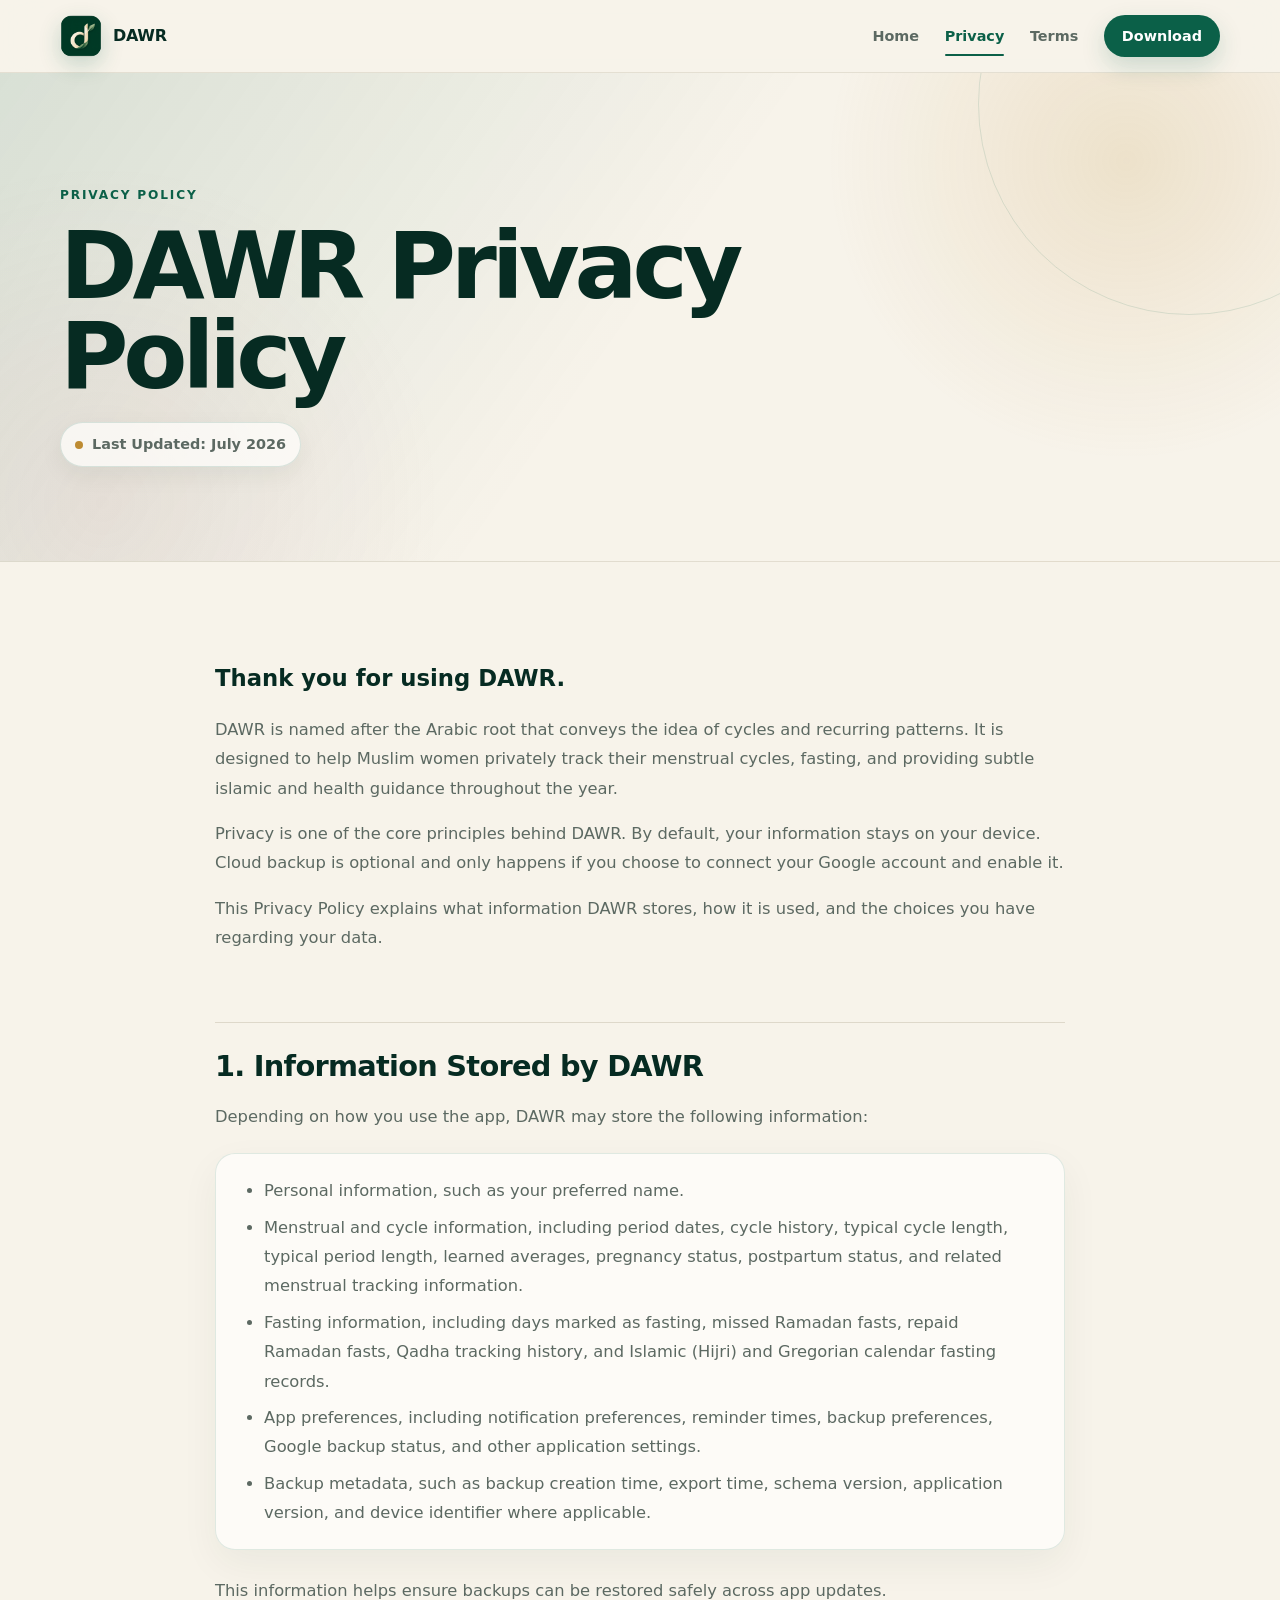
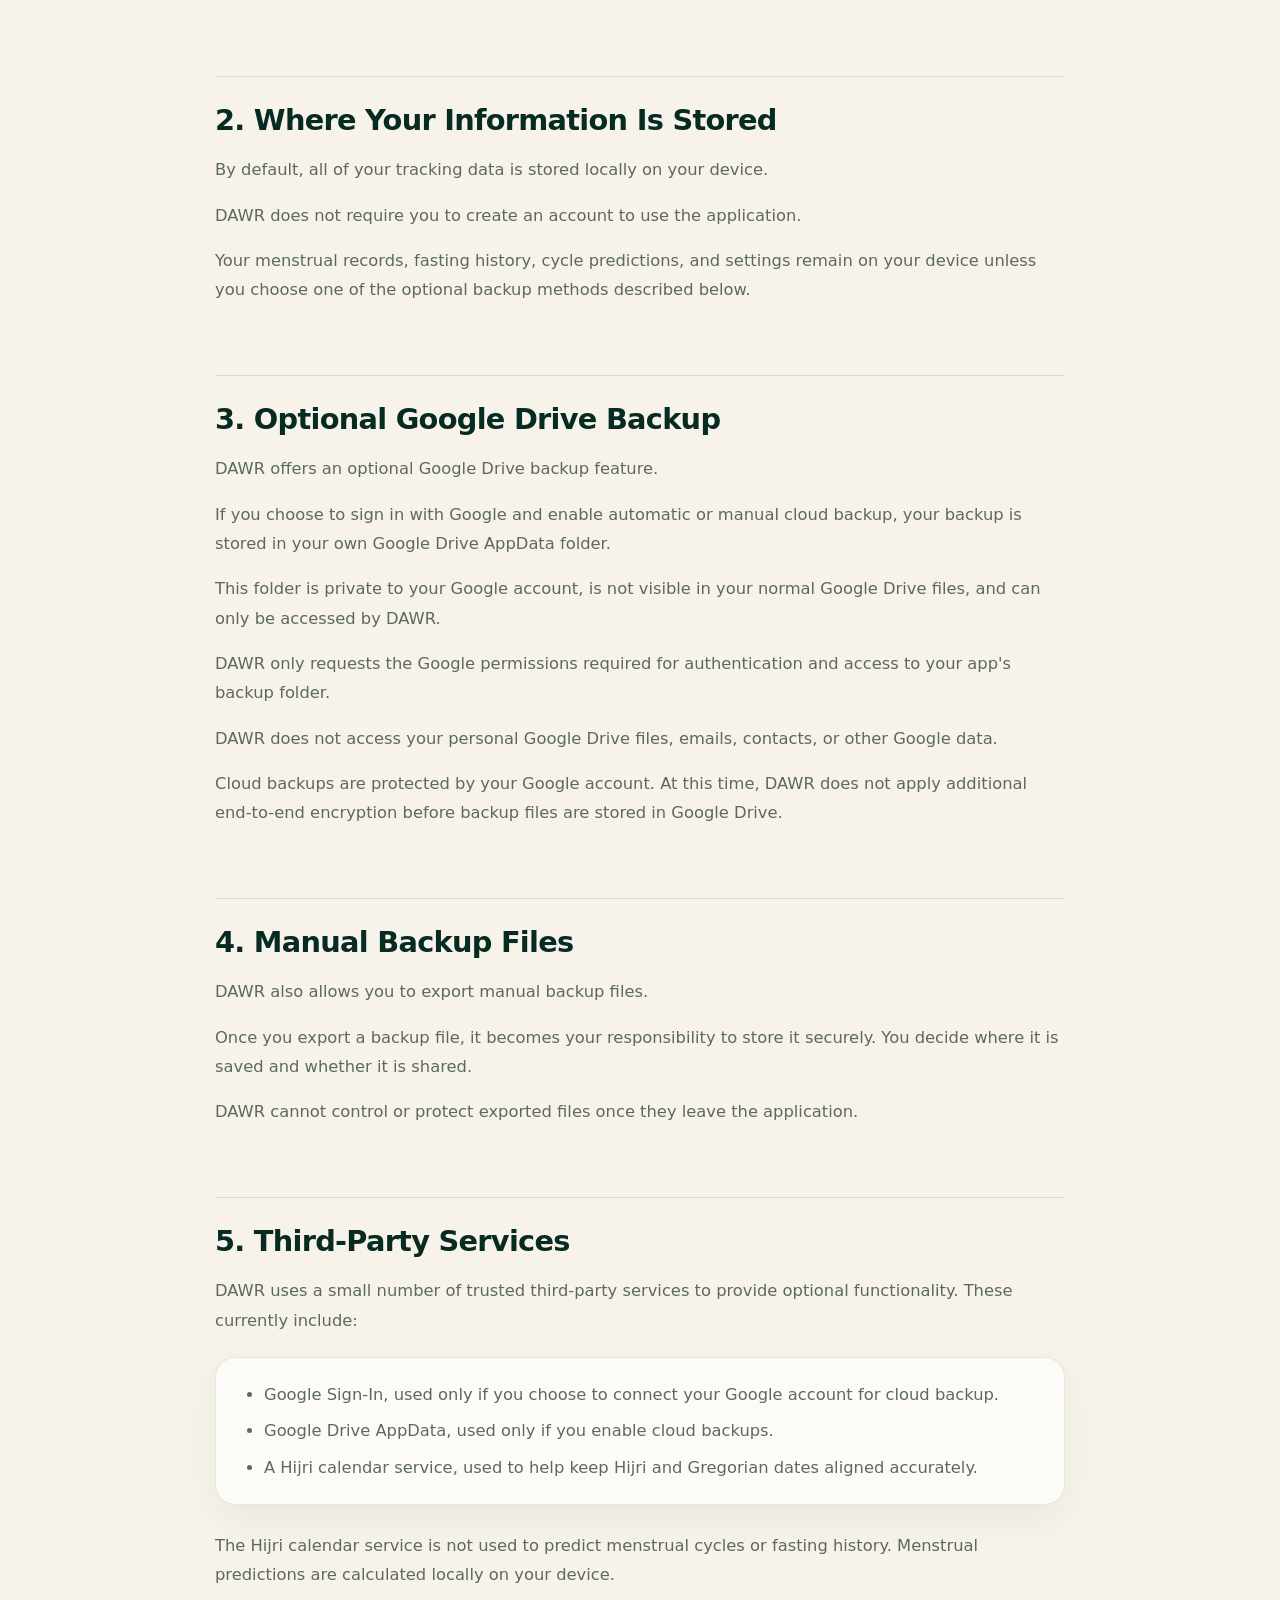
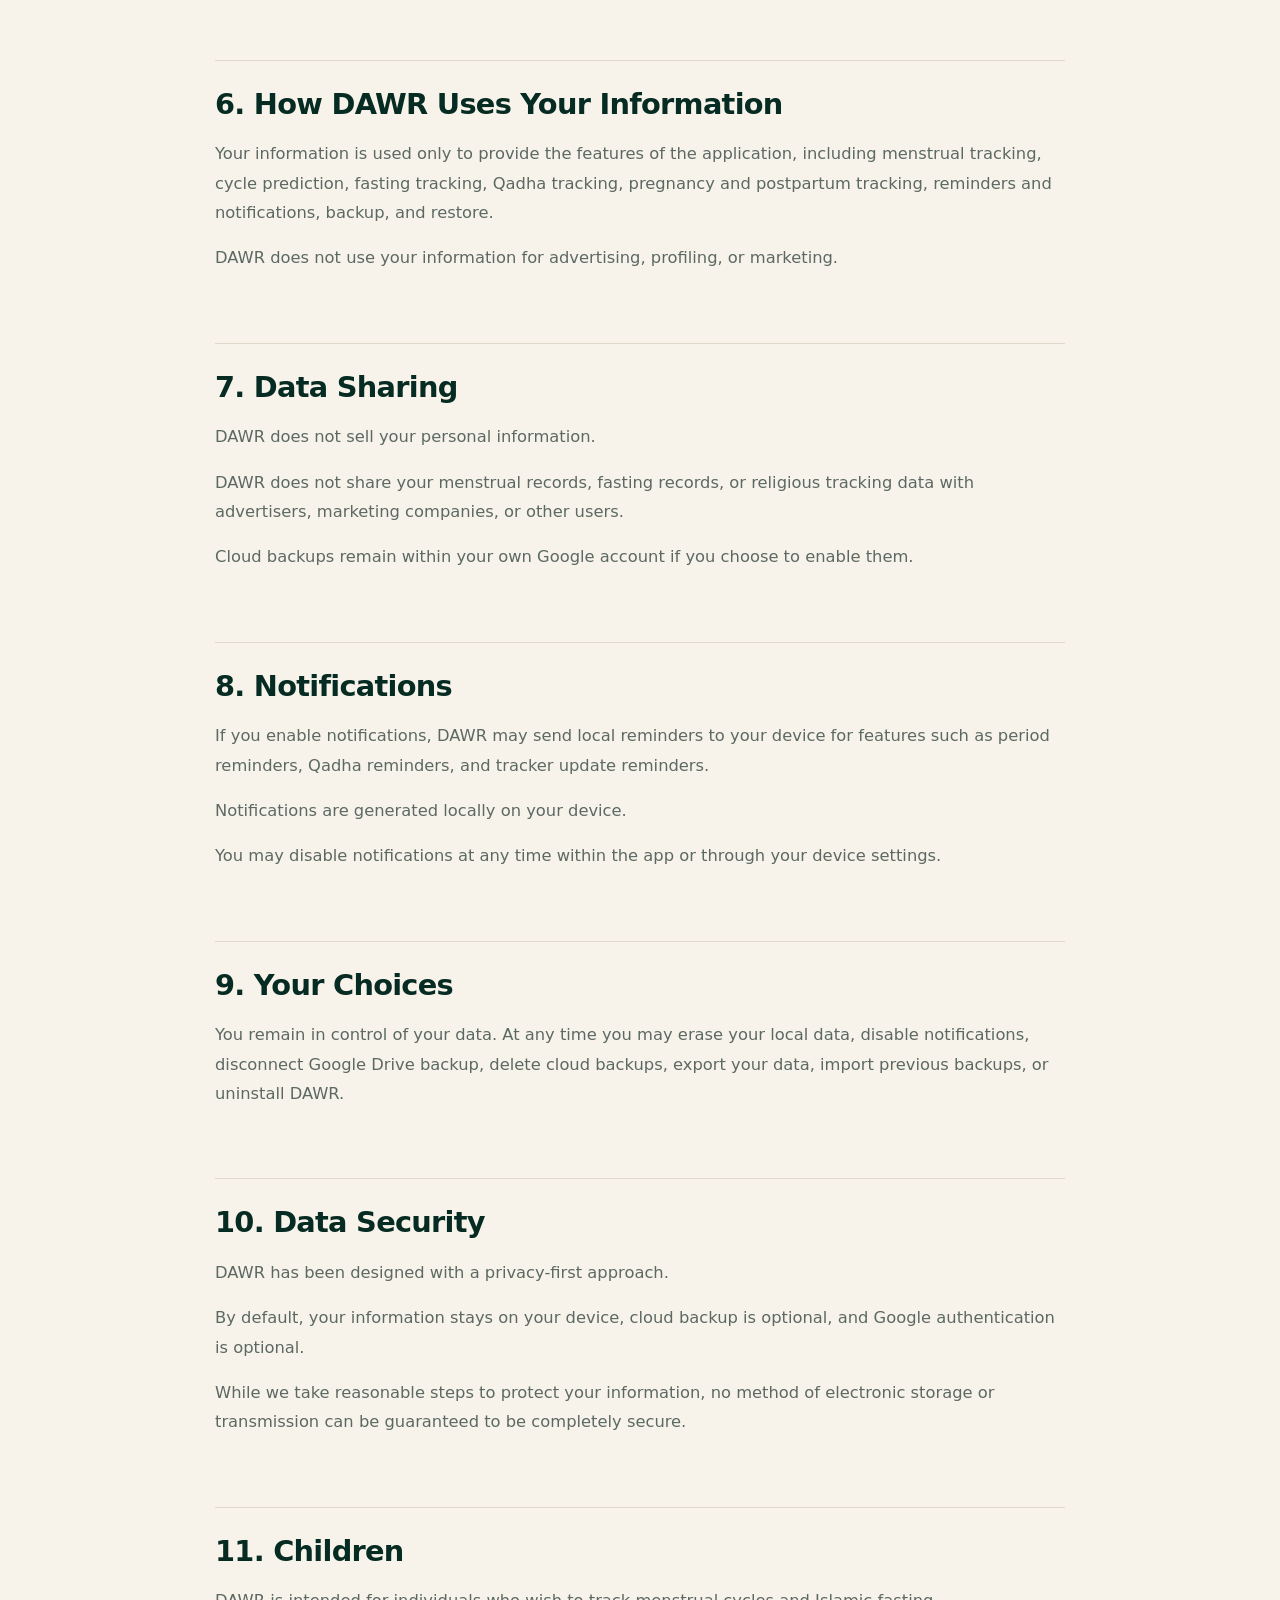
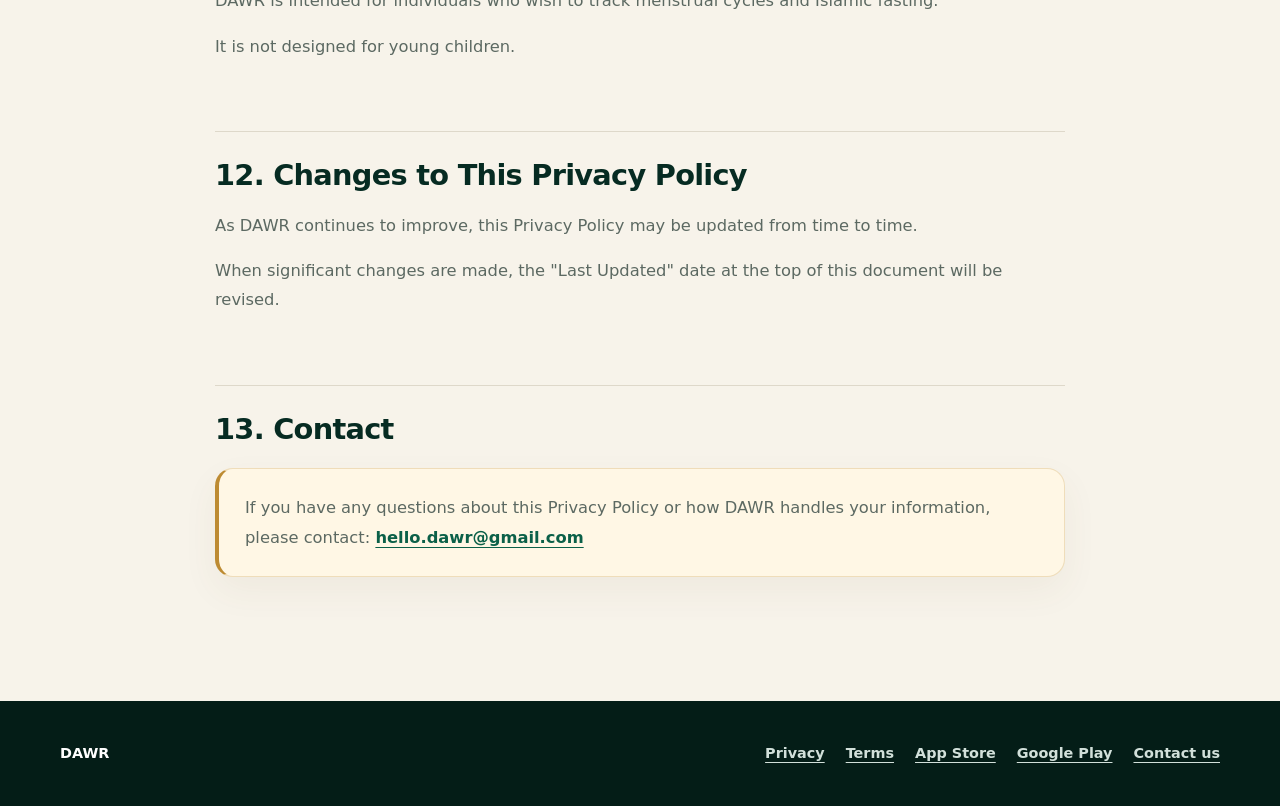
<file: privacy.html>
<!doctype html>
<!-- Source of truth: privacy-policy.md. Update the Markdown first, then sync this HTML page. -->
<html lang="en">
  <head>
    <meta charset="utf-8" />
    <meta name="viewport" content="width=device-width, initial-scale=1" />
    <title>DAWR Privacy Policy</title>
    <meta
      name="description"
      content="DAWR privacy policy explaining local storage, optional Google Drive backup, notifications, and data choices."
    />
    <link rel="icon" type="image/png" href="assets/icon.png" />
    <link rel="apple-touch-icon" href="assets/icon.png" />
    <style>
      :root {
        --emerald: #0f5a45;
        --emerald-deep: #083d31;
        --emerald-ink: #06281f;
        --off-white: #fafaf7;
        --paper: #ffffff;
        --text: #1f2924;
        --muted: #52635a;
        --line: #e3d7c4;
        --gold: #c99a3e;
      }

      * {
        box-sizing: border-box;
      }

      body {
        margin: 0;
        background: var(--off-white);
        color: var(--text);
        font-family:
          Inter, ui-sans-serif, system-ui, -apple-system, BlinkMacSystemFont,
          "Segoe UI", sans-serif;
        line-height: 1.65;
      }

      a {
        color: var(--emerald);
        font-weight: 700;
      }

      a:focus-visible {
        outline: 3px solid var(--gold);
        outline-offset: 4px;
        border-radius: 8px;
      }

      .site-header {
        border-bottom: 1px solid rgba(227, 215, 196, 0.7);
        background: rgba(250, 250, 247, 0.94);
      }

      .nav,
      main,
      .footer-row {
        width: min(900px, calc(100% - 32px));
        margin: 0 auto;
      }

      .nav {
        min-height: 72px;
        display: flex;
        align-items: center;
        justify-content: space-between;
        gap: 20px;
      }

      .brand {
        display: inline-flex;
        align-items: center;
        gap: 12px;
        color: var(--emerald-ink);
        text-decoration: none;
        font-weight: 800;
      }

      .brand img {
        width: 42px;
        height: 42px;
        border-radius: 12px;
      }

      .nav-link {
        color: var(--muted);
        text-decoration: none;
      }

      .nav-links {
        display: flex;
        flex-wrap: wrap;
        justify-content: flex-end;
        gap: 12px 20px;
      }

      .nav-links a {
        color: var(--muted);
        text-decoration: none;
      }

      .nav-links a[aria-current="page"] {
        color: var(--emerald);
      }

      main {
        padding: clamp(44px, 7vw, 84px) 0;
      }

      .eyebrow {
        margin: 0 0 12px;
        color: var(--emerald);
        font-size: 0.78rem;
        font-weight: 800;
        letter-spacing: 0.12em;
        text-transform: uppercase;
      }

      h1 {
        margin: 0 0 12px;
        color: var(--emerald-ink);
        font-size: clamp(2.4rem, 8vw, 5rem);
        line-height: 0.98;
        letter-spacing: 0;
      }

      h2 {
        margin: 42px 0 12px;
        color: var(--emerald-ink);
        font-size: 1.35rem;
        line-height: 1.25;
      }

      p,
      li {
        color: var(--muted);
      }

      .updated {
        margin-bottom: 34px;
        color: var(--muted);
        font-weight: 700;
      }

      .policy-card {
        padding: clamp(24px, 5vw, 44px);
        border: 1px solid var(--line);
        border-radius: 8px;
        background: var(--paper);
      }

      ul {
        margin-top: 8px;
        padding-left: 22px;
      }

      .contact-box {
        margin-top: 40px;
        padding: 22px;
        border-left: 4px solid var(--gold);
        background: #fff8e8;
      }

      .site-footer {
        padding: 34px 0;
        background: var(--emerald-deep);
      }

      .footer-row {
        display: flex;
        align-items: center;
        justify-content: space-between;
        gap: 18px;
        color: #d7e3dd;
        font-size: 0.95rem;
      }

      .footer-brand {
        color: #ffffff;
        font-weight: 800;
      }

      .footer-links {
        display: flex;
        flex-wrap: wrap;
        justify-content: flex-end;
        gap: 10px 18px;
      }

      .footer-links a {
        color: #ffffff;
      }

      @media (max-width: 560px) {
        .nav,
        .footer-row {
          align-items: flex-start;
          flex-direction: column;
        }

        .nav {
          padding: 12px 0;
        }

        .nav-links,
        .footer-links {
          justify-content: flex-start;
        }
      }
    </style>
    <link rel="stylesheet" href="assets/legal.css" />
  </head>
  <body>
    <a class="skip-link" href="#main-content">Skip to main content</a>
    <header class="site-header">
      <nav class="nav" aria-label="Primary navigation">
        <a class="brand" href="index.html">
          <img src="assets/icon.png" width="42" height="42" alt="" decoding="async" />
          <span>DAWR</span>
        </a>
        <div class="nav-links">
          <a href="index.html">Home</a>
          <a href="privacy.html" aria-current="page">Privacy</a>
          <a href="terms.html">Terms</a>
          <a href="index.html#download">Download</a>
        </div>
      </nav>
    </header>

    <main id="main-content">
      <section class="legal-hero" aria-labelledby="legal-title">
        <div class="legal-hero-inner">
          <p class="eyebrow">Privacy policy</p>
          <h1 id="legal-title">DAWR Privacy Policy</h1>
          <p class="updated">Last Updated: July 2026</p>
        </div>
      </section>

      <article class="policy-card legal-content">
        <p>Thank you for using DAWR.</p>
        <p>
          DAWR is named after the Arabic root that conveys the idea of cycles
          and recurring patterns. It is designed to help Muslim women privately
          track their menstrual cycles, fasting, and providing subtle islamic and health guidance throughout
          the year.
        </p>
        <p>
          Privacy is one of the core principles behind DAWR. By default, your
          information stays on your device. Cloud backup is optional and only
          happens if you choose to connect your Google account and enable it.
        </p>
        <p>
          This Privacy Policy explains what information DAWR stores, how it is
          used, and the choices you have regarding your data.
        </p>

        <h2>1. Information Stored by DAWR</h2>
        <p>Depending on how you use the app, DAWR may store the following information:</p>
        <ul>
          <li>Personal information, such as your preferred name.</li>
          <li>Menstrual and cycle information, including period dates, cycle history, typical cycle length, typical period length, learned averages, pregnancy status, postpartum status, and related menstrual tracking information.</li>
          <li>Fasting information, including days marked as fasting, missed Ramadan fasts, repaid Ramadan fasts, Qadha tracking history, and Islamic (Hijri) and Gregorian calendar fasting records.</li>
          <li>App preferences, including notification preferences, reminder times, backup preferences, Google backup status, and other application settings.</li>
          <li>Backup metadata, such as backup creation time, export time, schema version, application version, and device identifier where applicable.</li>
        </ul>
        <p>This information helps ensure backups can be restored safely across app updates.</p>

        <h2>2. Where Your Information Is Stored</h2>
        <p>By default, all of your tracking data is stored locally on your device.</p>
        <p>DAWR does not require you to create an account to use the application.</p>
        <p>
          Your menstrual records, fasting history, cycle predictions, and
          settings remain on your device unless you choose one of the optional
          backup methods described below.
        </p>

        <h2>3. Optional Google Drive Backup</h2>
        <p>DAWR offers an optional Google Drive backup feature.</p>
        <p>If you choose to sign in with Google and enable automatic or manual cloud backup, your backup is stored in your own Google Drive AppData folder.</p>
        <p>This folder is private to your Google account, is not visible in your normal Google Drive files, and can only be accessed by DAWR.</p>
        <p>DAWR only requests the Google permissions required for authentication and access to your app's backup folder.</p>
        <p>DAWR does not access your personal Google Drive files, emails, contacts, or other Google data.</p>
        <p>Cloud backups are protected by your Google account. At this time, DAWR does not apply additional end-to-end encryption before backup files are stored in Google Drive.</p>

        <h2>4. Manual Backup Files</h2>
        <p>DAWR also allows you to export manual backup files.</p>
        <p>Once you export a backup file, it becomes your responsibility to store it securely. You decide where it is saved and whether it is shared.</p>
        <p>DAWR cannot control or protect exported files once they leave the application.</p>

        <h2>5. Third-Party Services</h2>
        <p>DAWR uses a small number of trusted third-party services to provide optional functionality. These currently include:</p>
        <ul>
          <li>Google Sign-In, used only if you choose to connect your Google account for cloud backup.</li>
          <li>Google Drive AppData, used only if you enable cloud backups.</li>
          <li>A Hijri calendar service, used to help keep Hijri and Gregorian dates aligned accurately.</li>
        </ul>
        <p>The Hijri calendar service is not used to predict menstrual cycles or fasting history. Menstrual predictions are calculated locally on your device.</p>

        <h2>6. How DAWR Uses Your Information</h2>
        <p>Your information is used only to provide the features of the application, including menstrual tracking, cycle prediction, fasting tracking, Qadha tracking, pregnancy and postpartum tracking, reminders and notifications, backup, and restore.</p>
        <p>DAWR does not use your information for advertising, profiling, or marketing.</p>

        <h2>7. Data Sharing</h2>
        <p>DAWR does not sell your personal information.</p>
        <p>DAWR does not share your menstrual records, fasting records, or religious tracking data with advertisers, marketing companies, or other users.</p>
        <p>Cloud backups remain within your own Google account if you choose to enable them.</p>

        <h2>8. Notifications</h2>
        <p>If you enable notifications, DAWR may send local reminders to your device for features such as period reminders, Qadha reminders, and tracker update reminders.</p>
        <p>Notifications are generated locally on your device.</p>
        <p>You may disable notifications at any time within the app or through your device settings.</p>

        <h2>9. Your Choices</h2>
        <p>You remain in control of your data. At any time you may erase your local data, disable notifications, disconnect Google Drive backup, delete cloud backups, export your data, import previous backups, or uninstall DAWR.</p>

        <h2>10. Data Security</h2>
        <p>DAWR has been designed with a privacy-first approach.</p>
        <p>By default, your information stays on your device, cloud backup is optional, and Google authentication is optional.</p>
        <p>While we take reasonable steps to protect your information, no method of electronic storage or transmission can be guaranteed to be completely secure.</p>

        <h2>11. Children</h2>
        <p>DAWR is intended for individuals who wish to track menstrual cycles and Islamic fasting.</p>
        <p>It is not designed for young children.</p>

        <h2>12. Changes to This Privacy Policy</h2>
        <p>As DAWR continues to improve, this Privacy Policy may be updated from time to time.</p>
        <p>When significant changes are made, the "Last Updated" date at the top of this document will be revised.</p>

        <h2>13. Contact</h2>
        <div class="contact-box">
          <p>
            If you have any questions about this Privacy Policy or how DAWR
            handles your information, please contact:
            <a href="mailto:hello.dawr@gmail.com?subject=DAWR%20Support">hello.dawr@gmail.com</a>
          </p>
        </div>
      </article>
    </main>

    <footer class="site-footer">
      <div class="footer-row">
        <span class="footer-brand">DAWR</span>
        <div class="footer-links" aria-label="Footer navigation">
          <a href="privacy.html">Privacy</a>
          <a href="terms.html">Terms</a>
          <a href="https://apps.apple.com/app/id6804812351" target="_blank" rel="noopener noreferrer">App Store</a>
          <a href="https://play.google.com/store/apps/details?id=com.dawr.hijricycletracker" target="_blank" rel="noopener noreferrer">Google Play</a>
          <div class="footer-contact" data-contact-menu>
            <button class="footer-contact-toggle" type="button" aria-expanded="false" aria-controls="contact-popover-privacy">Contact us</button>
            <div class="contact-popover" id="contact-popover-privacy" role="group" aria-label="Support options" hidden>
              <span class="contact-email">hello.dawr@gmail.com</span>
              <div class="contact-actions">
                <a class="contact-action primary" href="mailto:hello.dawr@gmail.com?subject=DAWR%20Support">Email us</a>
                <button class="contact-action" type="button" data-copy-email aria-label="Copy support email address"><span data-copy-label aria-live="polite">Copy email</span></button>
              </div>
            </div>
          </div>
        </div>
      </div>
    </footer>
    <script src="assets/contact.js" defer></script>
  </body>
</html>
</file>
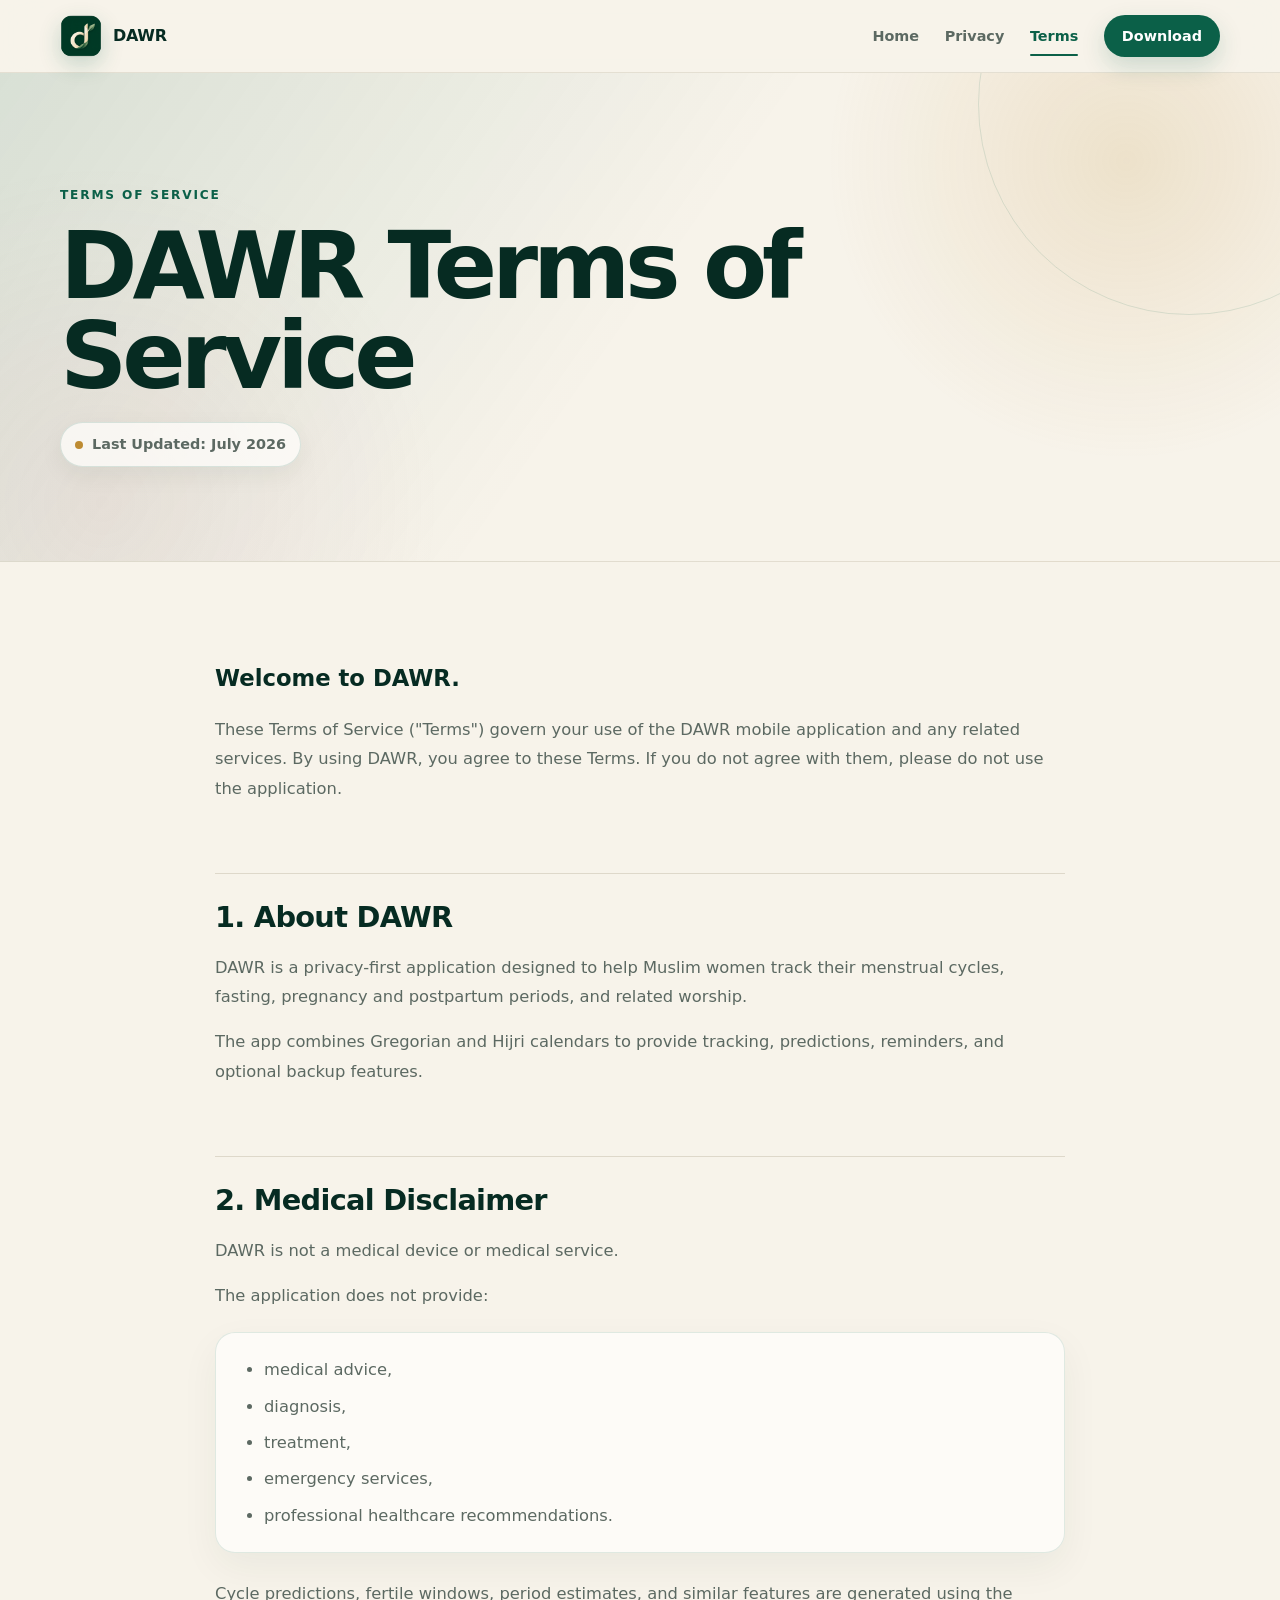
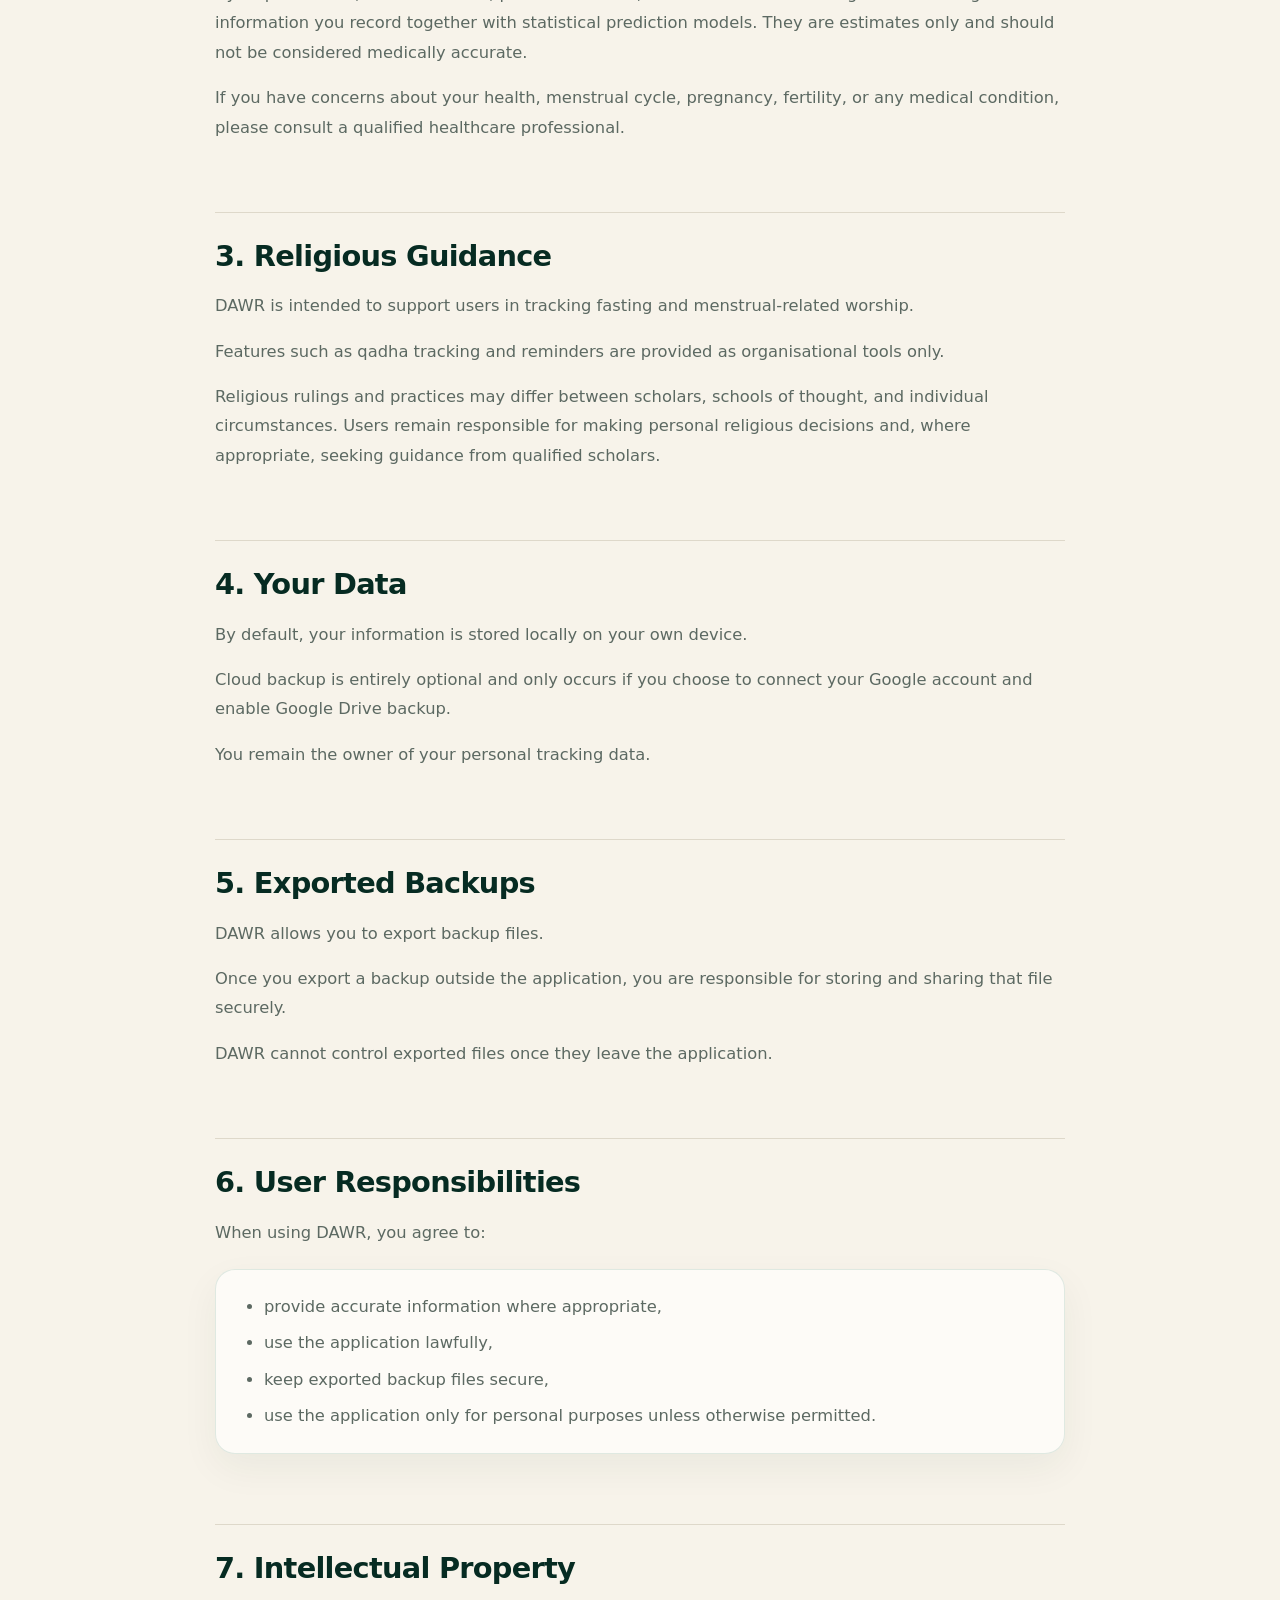
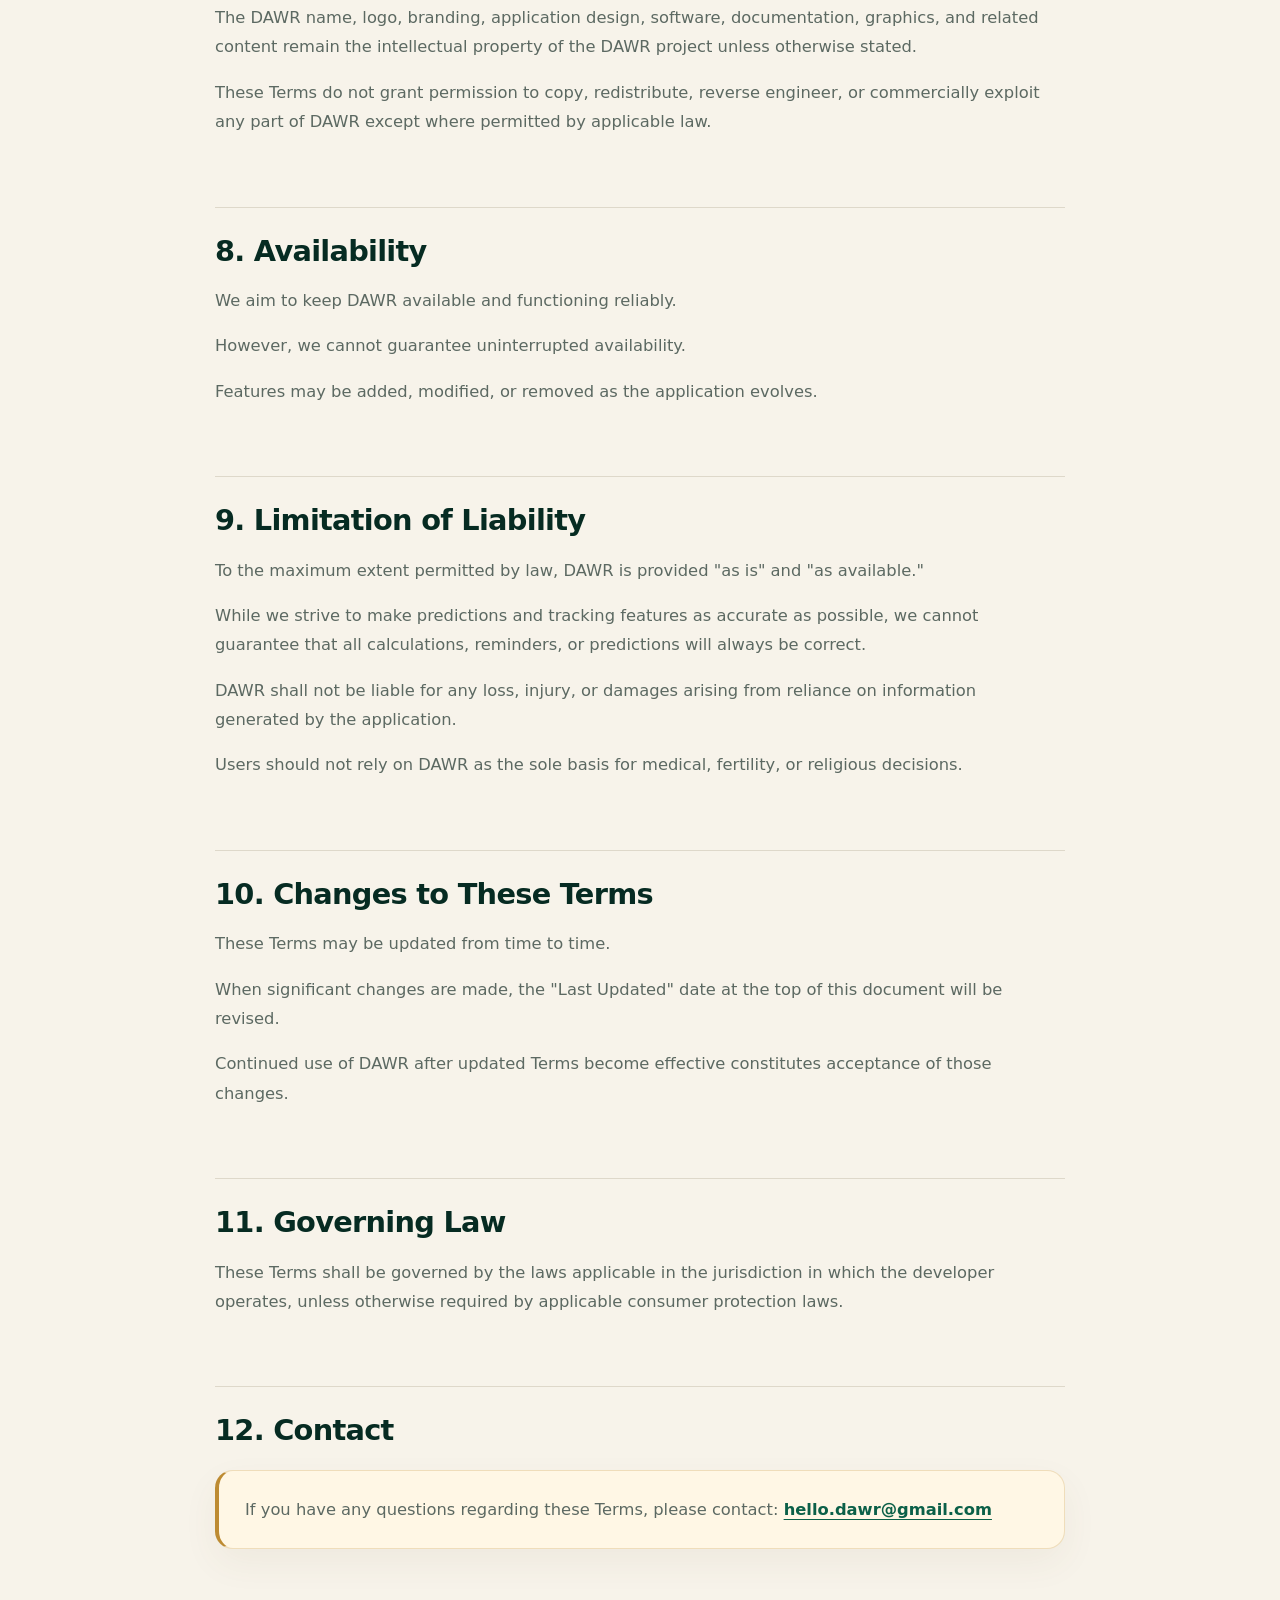
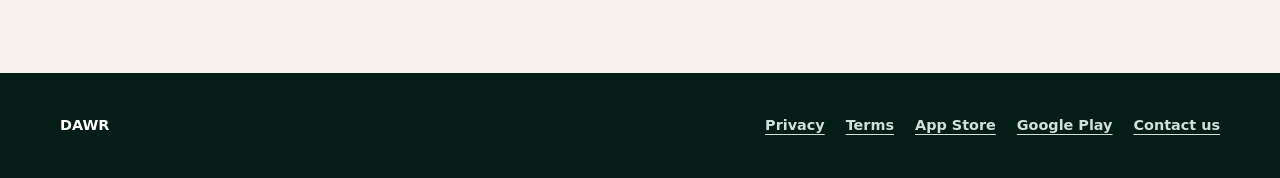
<file: terms.html>
<!doctype html>
<!-- Source of truth: terms-of-service.md. Update the Markdown first, then sync this HTML page. -->
<html lang="en">
  <head>
    <meta charset="utf-8" />
    <meta name="viewport" content="width=device-width, initial-scale=1" />
    <title>DAWR Terms of Use</title>
    <meta
      name="description"
      content="DAWR terms of service covering app use, medical and religious disclaimers, data ownership, backups, and liability."
    />
    <link rel="icon" type="image/png" href="assets/icon.png" />
    <link rel="apple-touch-icon" href="assets/icon.png" />
    <style>
      :root {
        --emerald: #0f5a45;
        --emerald-deep: #083d31;
        --emerald-ink: #06281f;
        --off-white: #fafaf7;
        --paper: #ffffff;
        --text: #1f2924;
        --muted: #52635a;
        --line: #e3d7c4;
        --gold: #c99a3e;
      }

      * {
        box-sizing: border-box;
      }

      body {
        margin: 0;
        background: var(--off-white);
        color: var(--text);
        font-family:
          Inter, ui-sans-serif, system-ui, -apple-system, BlinkMacSystemFont,
          "Segoe UI", sans-serif;
        line-height: 1.65;
      }

      a {
        color: var(--emerald);
        font-weight: 700;
      }

      a:focus-visible {
        outline: 3px solid var(--gold);
        outline-offset: 4px;
        border-radius: 8px;
      }

      .site-header {
        border-bottom: 1px solid rgba(227, 215, 196, 0.7);
        background: rgba(250, 250, 247, 0.94);
      }

      .nav,
      main,
      .footer-row {
        width: min(900px, calc(100% - 32px));
        margin: 0 auto;
      }

      .nav {
        min-height: 72px;
        display: flex;
        align-items: center;
        justify-content: space-between;
        gap: 20px;
      }

      .brand {
        display: inline-flex;
        align-items: center;
        gap: 12px;
        color: var(--emerald-ink);
        text-decoration: none;
        font-weight: 800;
      }

      .brand img {
        width: 42px;
        height: 42px;
        border-radius: 12px;
      }

      .nav-link {
        color: var(--muted);
        text-decoration: none;
      }

      .nav-links {
        display: flex;
        flex-wrap: wrap;
        justify-content: flex-end;
        gap: 12px 20px;
      }

      .nav-links a {
        color: var(--muted);
        text-decoration: none;
      }

      .nav-links a[aria-current="page"] {
        color: var(--emerald);
      }

      main {
        padding: clamp(44px, 7vw, 84px) 0;
      }

      .eyebrow {
        margin: 0 0 12px;
        color: var(--emerald);
        font-size: 0.78rem;
        font-weight: 800;
        letter-spacing: 0.12em;
        text-transform: uppercase;
      }

      h1 {
        margin: 0 0 12px;
        color: var(--emerald-ink);
        font-size: clamp(2.4rem, 8vw, 5rem);
        line-height: 0.98;
        letter-spacing: 0;
      }

      h2 {
        margin: 42px 0 12px;
        color: var(--emerald-ink);
        font-size: 1.35rem;
        line-height: 1.25;
      }

      p,
      li {
        color: var(--muted);
      }

      .updated {
        margin-bottom: 34px;
        color: var(--muted);
        font-weight: 700;
      }

      .policy-card {
        padding: clamp(24px, 5vw, 44px);
        border: 1px solid var(--line);
        border-radius: 8px;
        background: var(--paper);
      }

      ul {
        margin-top: 8px;
        padding-left: 22px;
      }

      .contact-box {
        margin-top: 40px;
        padding: 22px;
        border-left: 4px solid var(--gold);
        background: #fff8e8;
      }

      .site-footer {
        padding: 34px 0;
        background: var(--emerald-deep);
      }

      .footer-row {
        display: flex;
        align-items: center;
        justify-content: space-between;
        gap: 18px;
        color: #d7e3dd;
        font-size: 0.95rem;
      }

      .footer-brand {
        color: #ffffff;
        font-weight: 800;
      }

      .footer-links {
        display: flex;
        flex-wrap: wrap;
        justify-content: flex-end;
        gap: 10px 18px;
      }

      .footer-links a {
        color: #ffffff;
      }

      @media (max-width: 560px) {
        .nav,
        .footer-row {
          align-items: flex-start;
          flex-direction: column;
        }

        .nav {
          padding: 12px 0;
        }

        .nav-links,
        .footer-links {
          justify-content: flex-start;
        }
      }
    </style>
    <link rel="stylesheet" href="assets/legal.css" />
  </head>
  <body>
    <a class="skip-link" href="#main-content">Skip to main content</a>
    <header class="site-header">
      <nav class="nav" aria-label="Primary navigation">
        <a class="brand" href="index.html">
          <img src="assets/icon.png" width="42" height="42" alt="" decoding="async" />
          <span>DAWR</span>
        </a>
        <div class="nav-links">
          <a href="index.html">Home</a>
          <a href="privacy.html">Privacy</a>
          <a href="terms.html" aria-current="page">Terms</a>
          <a href="index.html#download">Download</a>
        </div>
      </nav>
    </header>

    <main id="main-content">
      <section class="legal-hero" aria-labelledby="legal-title">
        <div class="legal-hero-inner">
          <p class="eyebrow">Terms of service</p>
          <h1 id="legal-title">DAWR Terms of Service</h1>
          <p class="updated">Last Updated: July 2026</p>
        </div>
      </section>

      <article class="policy-card legal-content">
        <p>Welcome to DAWR.</p>
        <p>
          These Terms of Service ("Terms") govern your use of the DAWR mobile
          application and any related services. By using DAWR, you agree to
          these Terms. If you do not agree with them, please do not use the
          application.
        </p>

        <h2>1. About DAWR</h2>
        <p>
          DAWR is a privacy-first application designed to help Muslim women
          track their menstrual cycles, fasting, pregnancy and postpartum
          periods, and related worship.
        </p>
        <p>
          The app combines Gregorian and Hijri calendars to provide tracking,
          predictions, reminders, and optional backup features.
        </p>

        <h2>2. Medical Disclaimer</h2>
        <p>DAWR is not a medical device or medical service.</p>
        <p>The application does not provide:</p>
        <ul>
          <li>medical advice,</li>
          <li>diagnosis,</li>
          <li>treatment,</li>
          <li>emergency services,</li>
          <li>professional healthcare recommendations.</li>
        </ul>
        <p>
          Cycle predictions, fertile windows, period estimates, and similar
          features are generated using the information you record together with
          statistical prediction models. They are estimates only and should not
          be considered medically accurate.
        </p>
        <p>
          If you have concerns about your health, menstrual cycle, pregnancy,
          fertility, or any medical condition, please consult a qualified
          healthcare professional.
        </p>

        <h2>3. Religious Guidance</h2>
        <p>
          DAWR is intended to support users in tracking fasting and
          menstrual-related worship.
        </p>
        <p>
          Features such as qadha tracking and reminders are provided as
          organisational tools only.
        </p>
        <p>
          Religious rulings and practices may differ between scholars, schools
          of thought, and individual circumstances. Users remain responsible for
          making personal religious decisions and, where appropriate, seeking
          guidance from qualified scholars.
        </p>

        <h2>4. Your Data</h2>
        <p>By default, your information is stored locally on your own device.</p>
        <p>
          Cloud backup is entirely optional and only occurs if you choose to
          connect your Google account and enable Google Drive backup.
        </p>
        <p>You remain the owner of your personal tracking data.</p>

        <h2>5. Exported Backups</h2>
        <p>DAWR allows you to export backup files.</p>
        <p>
          Once you export a backup outside the application, you are responsible
          for storing and sharing that file securely.
        </p>
        <p>DAWR cannot control exported files once they leave the application.</p>

        <h2>6. User Responsibilities</h2>
        <p>When using DAWR, you agree to:</p>
        <ul>
          <li>provide accurate information where appropriate,</li>
          <li>use the application lawfully,</li>
          <li>keep exported backup files secure,</li>
          <li>
            use the application only for personal purposes unless otherwise
            permitted.
          </li>
        </ul>

        <h2>7. Intellectual Property</h2>
        <p>
          The DAWR name, logo, branding, application design, software,
          documentation, graphics, and related content remain the intellectual
          property of the DAWR project unless otherwise stated.
        </p>
        <p>
          These Terms do not grant permission to copy, redistribute, reverse
          engineer, or commercially exploit any part of DAWR except where
          permitted by applicable law.
        </p>

        <h2>8. Availability</h2>
        <p>We aim to keep DAWR available and functioning reliably.</p>
        <p>However, we cannot guarantee uninterrupted availability.</p>
        <p>
          Features may be added, modified, or removed as the application
          evolves.
        </p>

        <h2>9. Limitation of Liability</h2>
        <p>
          To the maximum extent permitted by law, DAWR is provided "as is" and
          "as available."
        </p>
        <p>
          While we strive to make predictions and tracking features as accurate
          as possible, we cannot guarantee that all calculations, reminders, or
          predictions will always be correct.
        </p>
        <p>
          DAWR shall not be liable for any loss, injury, or damages arising from
          reliance on information generated by the application.
        </p>
        <p>
          Users should not rely on DAWR as the sole basis for medical,
          fertility, or religious decisions.
        </p>

        <h2>10. Changes to These Terms</h2>
        <p>These Terms may be updated from time to time.</p>
        <p>
          When significant changes are made, the "Last Updated" date at the top
          of this document will be revised.
        </p>
        <p>
          Continued use of DAWR after updated Terms become effective constitutes
          acceptance of those changes.
        </p>

        <h2>11. Governing Law</h2>
        <p>
          These Terms shall be governed by the laws applicable in the
          jurisdiction in which the developer operates, unless otherwise required
          by applicable consumer protection laws.
        </p>

        <h2>12. Contact</h2>
        <div class="contact-box">
          <p>
            If you have any questions regarding these Terms, please contact:
            <a href="mailto:hello.dawr@gmail.com?subject=DAWR%20Support">hello.dawr@gmail.com</a>
          </p>
        </div>
      </article>
    </main>

    <footer class="site-footer">
      <div class="footer-row">
        <span class="footer-brand">DAWR</span>
        <div class="footer-links" aria-label="Footer navigation">
          <a href="privacy.html">Privacy</a>
          <a href="terms.html">Terms</a>
          <a href="https://apps.apple.com/app/id6804812351" target="_blank" rel="noopener noreferrer">App Store</a>
          <a href="https://play.google.com/store/apps/details?id=com.dawr.hijricycletracker" target="_blank" rel="noopener noreferrer">Google Play</a>
          <div class="footer-contact" data-contact-menu>
            <button class="footer-contact-toggle" type="button" aria-expanded="false" aria-controls="contact-popover-terms">Contact us</button>
            <div class="contact-popover" id="contact-popover-terms" role="group" aria-label="Support options" hidden>
              <span class="contact-email">hello.dawr@gmail.com</span>
              <div class="contact-actions">
                <a class="contact-action primary" href="mailto:hello.dawr@gmail.com?subject=DAWR%20Support">Email us</a>
                <button class="contact-action" type="button" data-copy-email aria-label="Copy support email address"><span data-copy-label aria-live="polite">Copy email</span></button>
              </div>
            </div>
          </div>
        </div>
      </div>
    </footer>
    <script src="assets/contact.js" defer></script>
  </body>
</html>
</file>
<file: assets/legal.css>
:root {
  --legal-emerald: #0b6048;
  --legal-emerald-dark: #073e31;
  --legal-forest: #062b22;
  --legal-cream: #f7f3ea;
  --legal-paper: #fffefb;
  --legal-sage: #e7efe9;
  --legal-text: #25332d;
  --legal-muted: #5c6962;
  --legal-line: #ded8ca;
  --legal-gold: #bd8b32;
  --legal-shadow: 0 18px 55px rgba(24, 50, 41, 0.1);
}

html {
  scroll-behavior: smooth;
}

body {
  overflow-x: hidden;
  overflow-wrap: anywhere;
  background: var(--legal-cream);
  color: var(--legal-text);
  line-height: 1.72;
}

.skip-link {
  position: fixed;
  top: 12px;
  left: 12px;
  z-index: 30;
  padding: 10px 14px;
  border-radius: 9px;
  background: var(--legal-paper);
  color: var(--legal-forest);
  font-weight: 800;
  transform: translateY(-160%);
}

.skip-link:focus {
  transform: translateY(0);
}

.site-header {
  position: sticky;
  top: 0;
  z-index: 20;
  border-bottom: 1px solid rgba(222, 216, 202, 0.74);
  background: rgba(247, 243, 234, 0.9);
  backdrop-filter: blur(18px);
}

.nav,
.legal-hero-inner,
.footer-row {
  width: min(1160px, calc(100% - 32px));
  margin: 0 auto;
}

.nav {
  min-height: 72px;
  padding: 0;
}

.brand {
  gap: 11px;
  color: var(--legal-forest);
  font-weight: 850;
  letter-spacing: -0.02em;
}

.brand img {
  border-radius: 13px;
  box-shadow: 0 8px 22px rgba(11, 96, 72, 0.2);
}

.nav-links {
  align-items: center;
  gap: clamp(14px, 2vw, 26px);
  font-size: 0.9rem;
  font-weight: 750;
}

.nav-links a {
  position: relative;
  color: var(--legal-muted);
}

.nav-links a:hover,
.nav-links a[aria-current="page"] {
  color: var(--legal-emerald);
}

.nav-links a[aria-current="page"]::after {
  position: absolute;
  right: 0;
  bottom: -8px;
  left: 0;
  height: 2px;
  border-radius: 999px;
  background: var(--legal-emerald);
  content: "";
}

.nav-links a[href="index.html#download"] {
  min-height: 42px;
  display: inline-flex;
  align-items: center;
  padding: 0 18px;
  border-radius: 999px;
  background: var(--legal-emerald);
  color: #fff;
  box-shadow: 0 10px 24px rgba(11, 96, 72, 0.18);
}

main {
  width: 100%;
  padding: 0;
}

.legal-hero {
  position: relative;
  overflow: hidden;
  padding: clamp(68px, 9vw, 112px) 0 clamp(62px, 8vw, 94px);
  border-bottom: 1px solid rgba(222, 216, 202, 0.78);
  background:
    radial-gradient(circle at 88% 18%, rgba(189, 139, 50, 0.17), transparent 25%),
    radial-gradient(circle at 8% 88%, rgba(201, 120, 139, 0.1), transparent 27%),
    linear-gradient(125deg, rgba(11, 96, 72, 0.13), transparent 50%),
    var(--legal-cream);
}

.legal-hero::after {
  position: absolute;
  top: -180px;
  right: -120px;
  width: 420px;
  aspect-ratio: 1;
  border: 1px solid rgba(11, 96, 72, 0.12);
  border-radius: 50%;
  content: "";
}

.legal-hero-inner {
  position: relative;
  z-index: 1;
}

.eyebrow {
  margin-bottom: 15px;
  color: var(--legal-emerald);
  font-size: 0.76rem;
  font-weight: 850;
  letter-spacing: 0.15em;
}

h1 {
  max-width: 900px;
  margin-bottom: 22px;
  color: var(--legal-forest);
  font-size: clamp(3.15rem, 7.3vw, 6rem);
  line-height: 0.96;
  letter-spacing: -0.055em;
}

.updated {
  display: inline-flex;
  align-items: center;
  gap: 9px;
  margin: 0;
  padding: 9px 14px;
  border: 1px solid rgba(11, 96, 72, 0.14);
  border-radius: 999px;
  background: rgba(255, 254, 251, 0.74);
  color: var(--legal-muted);
  font-size: 0.9rem;
  box-shadow: 0 8px 24px rgba(24, 50, 41, 0.06);
}

.updated::before {
  width: 8px;
  height: 8px;
  border-radius: 50%;
  background: var(--legal-gold);
  content: "";
}

.policy-card,
.legal-content {
  width: min(850px, calc(100% - 32px));
  margin: 0 auto;
  padding: clamp(62px, 8vw, 96px) 0 clamp(82px, 10vw, 124px);
  border: 0;
  border-radius: 0;
  background: transparent;
}

.legal-content > p:first-child {
  color: var(--legal-forest);
  font-size: clamp(1.2rem, 2vw, 1.42rem);
  font-weight: 760;
}

.legal-content p,
.legal-content li {
  color: var(--legal-muted);
  font-size: 1.02rem;
  line-height: 1.8;
}

.legal-content p {
  margin: 0 0 16px;
}

.legal-content h2 {
  margin: clamp(50px, 7vw, 70px) 0 18px;
  padding-top: 26px;
  border-top: 1px solid var(--legal-line);
  color: var(--legal-forest);
  font-size: clamp(1.42rem, 2.5vw, 1.8rem);
  line-height: 1.2;
  letter-spacing: -0.025em;
}

.legal-content ul {
  margin: 22px 0 26px;
  padding: 22px 26px 22px 48px;
  border: 1px solid rgba(11, 96, 72, 0.12);
  border-radius: 20px;
  background: rgba(255, 254, 251, 0.74);
  box-shadow: 0 14px 38px rgba(24, 50, 41, 0.055);
}

.legal-content li + li {
  margin-top: 7px;
}

.legal-content a {
  color: var(--legal-emerald);
  text-underline-offset: 4px;
}

.contact-box {
  margin-top: 22px;
  padding: 24px 26px;
  border: 1px solid rgba(189, 139, 50, 0.24);
  border-left: 4px solid var(--legal-gold);
  border-radius: 18px;
  background: #fff7e5;
  box-shadow: 0 14px 36px rgba(94, 80, 53, 0.06);
}

.contact-box p:last-child {
  margin-bottom: 0;
}

.site-footer {
  padding: 40px 0;
  background: #041d17;
}

.footer-row {
  gap: 28px;
  color: #d2e0da;
  font-size: 0.9rem;
}

.footer-brand {
  color: #fff;
  font-weight: 850;
}

.footer-links {
  gap: 12px 21px;
}

.footer-links a {
  color: #d2e0da;
  font-weight: 650;
  text-underline-offset: 4px;
}

.footer-contact {
  position: relative;
  display: inline-flex;
  align-items: center;
}

.footer-contact-toggle {
  padding: 0;
  border: 0;
  background: transparent;
  color: #d2e0da;
  font: inherit;
  font-weight: 650;
  text-decoration: underline;
  text-underline-offset: 4px;
  cursor: pointer;
}

.footer-contact-toggle:hover {
  color: #fff;
}

.footer-contact-toggle:focus-visible,
.contact-action:focus-visible {
  outline: 3px solid var(--legal-gold);
  outline-offset: 4px;
  border-radius: 8px;
}

.contact-popover {
  position: absolute;
  right: 0;
  bottom: calc(100% + 14px);
  z-index: 5;
  width: 270px;
  padding: 17px;
  border: 1px solid rgba(6, 43, 34, 0.12);
  border-radius: 18px;
  background: var(--legal-paper);
  color: var(--legal-forest);
  box-shadow: var(--legal-shadow-deep);
}

.contact-popover[hidden] {
  display: none;
}

.contact-popover::after {
  position: absolute;
  right: 20px;
  bottom: -7px;
  width: 14px;
  height: 14px;
  border-right: 1px solid rgba(6, 43, 34, 0.12);
  border-bottom: 1px solid rgba(6, 43, 34, 0.12);
  background: var(--legal-paper);
  content: "";
  transform: rotate(45deg);
}

.contact-email {
  display: block;
  margin-bottom: 12px;
  color: var(--legal-muted);
  font-size: 0.88rem;
  overflow-wrap: normal;
}

.contact-actions {
  display: flex;
  gap: 8px;
}

.contact-action {
  min-height: 38px;
  display: inline-flex;
  align-items: center;
  justify-content: center;
  padding: 7px 12px;
  border: 1px solid rgba(6, 43, 34, 0.16);
  border-radius: 10px;
  background: #fff;
  color: var(--legal-forest);
  font: inherit;
  font-size: 0.82rem;
  font-weight: 800;
  text-decoration: none;
  cursor: pointer;
}

.contact-action.primary {
  border-color: var(--legal-emerald);
  background: var(--legal-emerald);
  color: #fff;
}

@media (max-width: 680px) {
  .nav {
    min-height: auto;
    flex-flow: row wrap;
    padding: 12px 0;
  }

  .nav-links {
    width: 100%;
    justify-content: space-between;
    gap: 8px;
    padding-top: 10px;
    border-top: 1px solid var(--legal-line);
    font-size: 0.82rem;
  }

  .nav-links a {
    min-height: 38px;
    display: inline-flex;
    align-items: center;
  }

  .nav-links a[aria-current="page"]::after {
    bottom: 0;
  }

  .nav-links a[href="index.html#download"] {
    min-height: 38px;
    padding: 0 13px;
  }

  .footer-row {
    align-items: flex-start;
    flex-direction: column;
  }

  .footer-links {
    justify-content: flex-start;
  }

  .footer-contact[data-open] {
    flex: 1 1 100%;
    align-items: flex-start;
    flex-direction: column;
  }

  .contact-popover {
    position: static;
    width: min(100%, 290px);
    margin-top: 12px;
  }

  .contact-popover::after {
    display: none;
  }
}

@media (max-width: 360px) {
  .nav,
  .legal-hero-inner,
  .footer-row,
  .policy-card,
  .legal-content {
    width: calc(100% - 24px);
  }

  h1 {
    font-size: clamp(2.7rem, 15vw, 3.4rem);
  }

  .legal-content p,
  .legal-content li {
    font-size: 0.98rem;
  }

  .legal-content ul {
    padding: 19px 18px 19px 38px;
    border-radius: 16px;
  }
}

@media (prefers-reduced-motion: reduce) {
  html {
    scroll-behavior: auto;
  }
}
</file>
